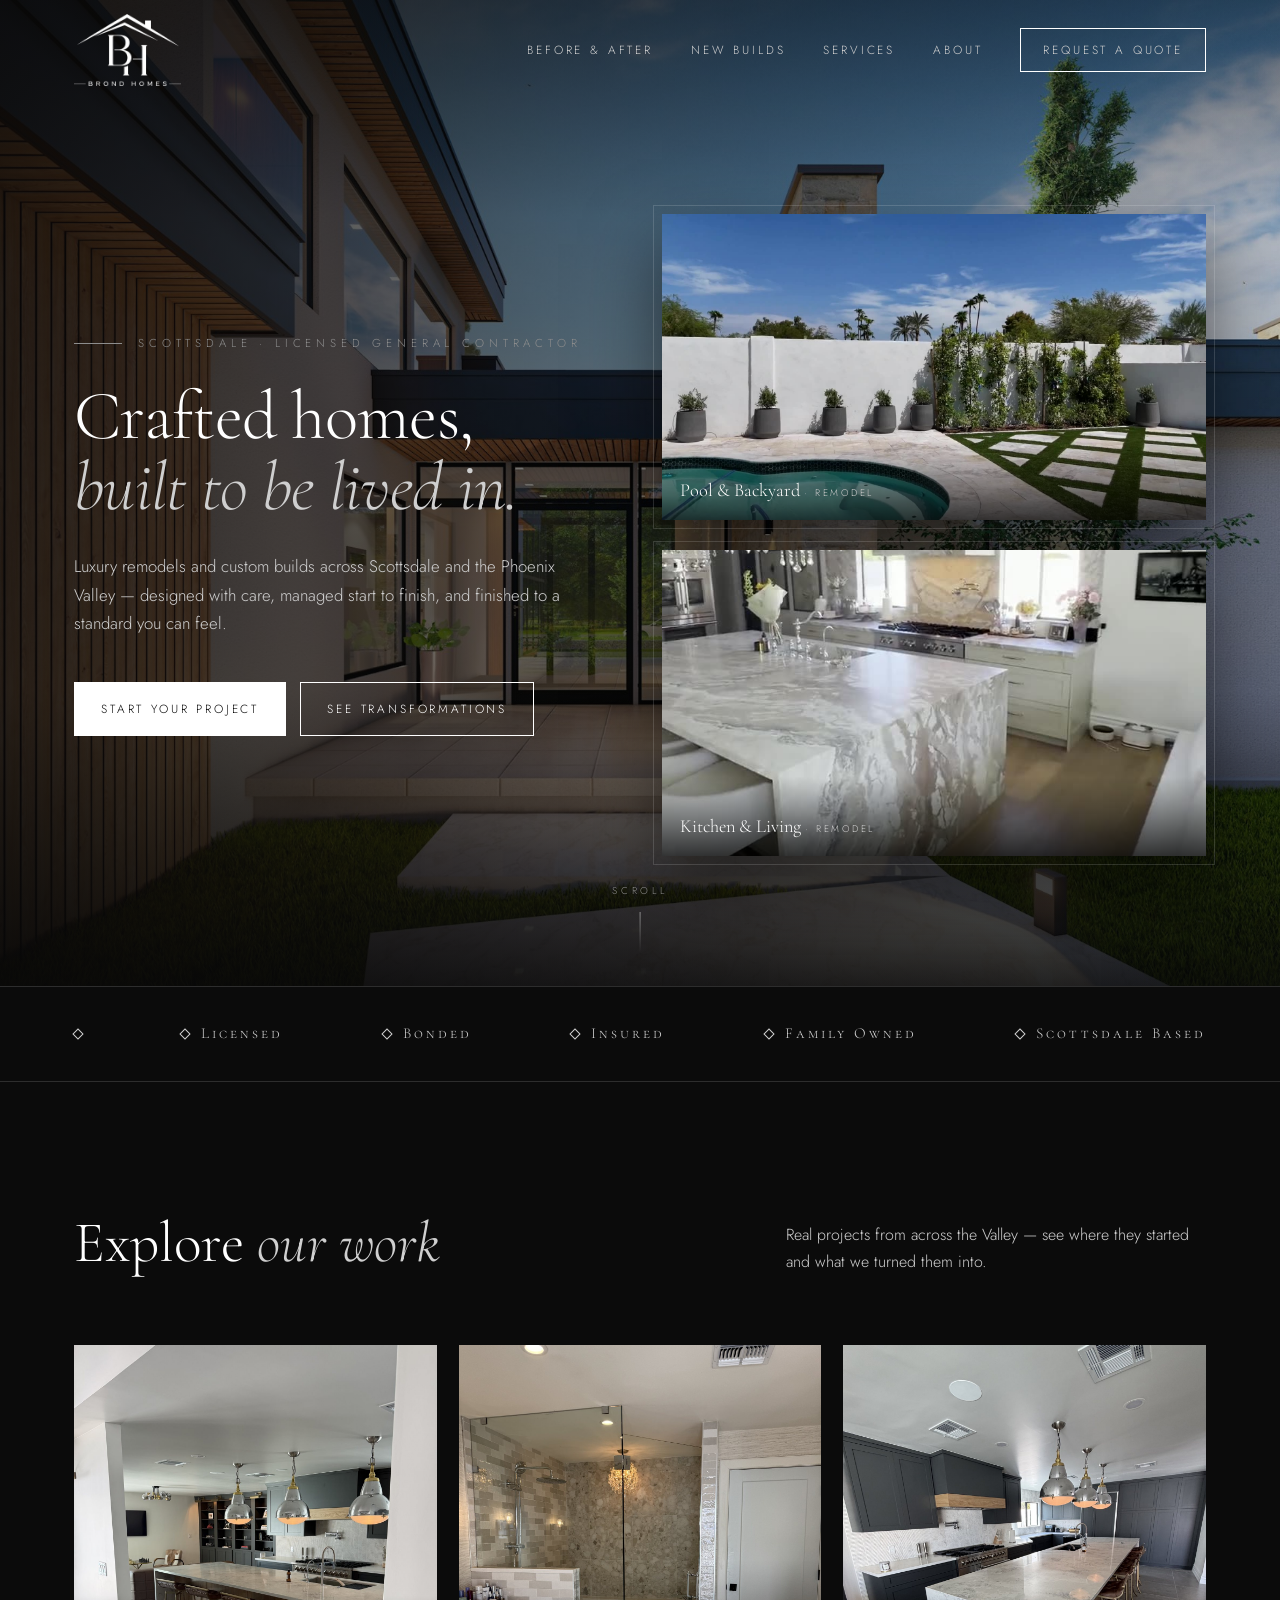
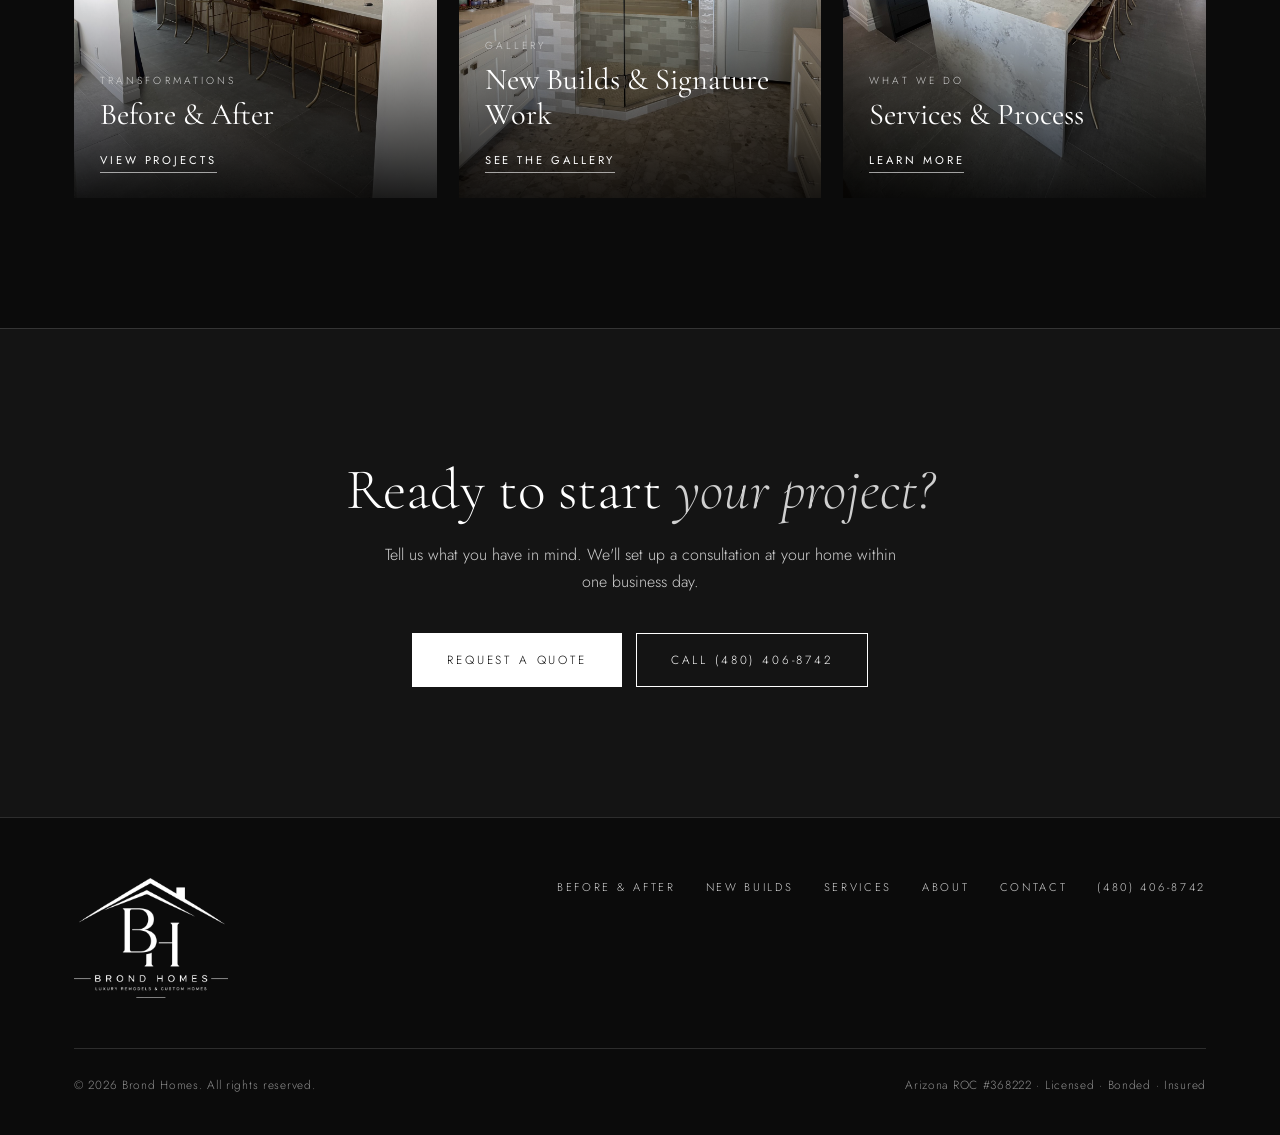
<file: index.html>
<!DOCTYPE html>
<html lang="en">
<head>
<meta charset="UTF-8">
<meta name="viewport" content="width=device-width, initial-scale=1.0">
<title>Brond Homes | Luxury Remodels &amp; Custom Homes in Scottsdale, AZ</title>
<meta name="description" content="Brond Homes is a licensed Scottsdale general contractor for luxury remodels, kitchens, baths, backyards and custom homes across the Phoenix Valley.">
<link rel="canonical" href="https://brondhomes.com/">
<meta property="og:type" content="website">
<meta property="og:site_name" content="Brond Homes">
<meta property="og:url" content="https://brondhomes.com/">
<meta property="og:title" content="Brond Homes | Luxury Remodels &amp; Custom Homes in Scottsdale, AZ">
<meta property="og:description" content="Brond Homes is a licensed Scottsdale general contractor for luxury remodels, kitchens, baths, backyards and custom homes across the Phoenix Valley.">
<meta property="og:image" content="https://brondhomes.com/images/og-image.jpg">
<meta property="og:image:width" content="1200">
<meta property="og:image:height" content="630">
<meta property="og:image:alt" content="Brond Homes logo over a modern home">
<meta name="twitter:card" content="summary_large_image">
<meta name="twitter:title" content="Brond Homes | Luxury Remodels &amp; Custom Homes in Scottsdale, AZ">
<meta name="twitter:description" content="Brond Homes is a licensed Scottsdale general contractor for luxury remodels, kitchens, baths, backyards and custom homes across the Phoenix Valley.">
<meta name="twitter:image" content="https://brondhomes.com/images/og-image.jpg">
<link rel="icon" href="/images/favicon.png" type="image/png">
<link rel="apple-touch-icon" href="/images/favicon.png">
<link rel="preconnect" href="https://fonts.googleapis.com">
<link rel="preconnect" href="https://fonts.gstatic.com" crossorigin>
<link href="https://fonts.googleapis.com/css2?family=Cormorant+Garamond:ital,wght@0,300;0,400;0,500;1,300;1,400&family=Cormorant+SC:wght@400;500&family=Jost:wght@300;400;500&display=swap" rel="stylesheet">
<link rel="stylesheet" href="/styles.css">
<!--
  Business info used across all pages: (480) 406-8742 · bond@brondhomes.com · ROC #368222
  Shared look lives in /styles.css, shared behavior in /site.js
-->
</head>
<body>

<header id="top">
  <div class="wrap nav">
    <a href="/" class="brand" aria-label="Brond Homes home"><img src="/images/logo-bh-header.png" alt="Brond Homes — Luxury Remodels &amp; Custom Homes" class="logo logo-circle"></a>
    <nav class="links" id="links">
      <a href="/before-after/">Before &amp; After</a>
      <a href="/work/">New Builds</a>
      <a href="/services/">Services</a>
      <a href="/about/">About</a>
      <a href="/contact/" class="btn">Request a Quote</a>
    </nav>
    <button class="menu-btn" id="menuBtn" aria-label="Open menu"><span></span><span></span></button>
  </div>
</header>

<main>
<section class="hero">
  <svg class="hero-lines" viewBox="0 0 1200 800" preserveAspectRatio="xMidYMid slice" aria-hidden="true">
    <g stroke="rgba(255,255,255,.08)" fill="none">
      <path d="M700 620 L920 420 L1140 620"/><path d="M740 584 V780 H1100 V584"/>
      <path d="M-50 700 H1250"/><path d="M880 120 V800"/><path d="M600 0 V800" stroke-dasharray="2 10"/>
    </g>
  </svg>
  <div class="wrap hero-inner hero-grid">
    <div>
      <div class="eyebrow reveal">Scottsdale · Licensed General Contractor</div>
      <h1 class="reveal">Crafted homes,<br><em>built to be lived in.</em></h1>
      <p class="reveal">Luxury remodels and custom builds across Scottsdale and the Phoenix Valley — designed with care, managed start to finish, and finished to a standard you can feel.</p>
      <div class="hero-ctas reveal">
        <a href="/contact/" class="btn solid">Start Your Project</a>
        <a href="/before-after/" class="btn">See Transformations</a>
      </div>
    </div>

    <!-- FEATURED VIDEOS -->
    <div class="hero-media reveal">
      <figure class="hm">
        <video src="/videos/backyard-pool-short.mp4" poster="/images/backyard-pool-short-poster.jpg" autoplay muted loop playsinline preload="metadata" aria-label="Backyard pool with travertine pavers and turf"></video>
        <figcaption>Pool &amp; Backyard <i>· Remodel</i></figcaption>
      </figure>
      <figure class="hm">
        <video src="/videos/kitchen-walkthrough.mp4" poster="/images/kitchen-walkthrough-poster.jpg" autoplay muted loop playsinline preload="metadata" aria-label="Walkthrough of a finished living room and white marble kitchen" style="object-position:center 58%"></video>
        <figcaption>Kitchen &amp; Living <i>· Remodel</i></figcaption>
      </figure>
    </div>
  </div>
  <div class="scroll-cue">Scroll</div>
</section>

<div class="strip">
  <div class="wrap">
    <div>Licensed</div><div>Bonded</div><div>Insured</div><div>Family Owned</div><div>Scottsdale Based</div>
  </div>
</div>

<section id="explore">
  <div class="wrap">
    <div class="sec-head reveal">
      <h2>Explore <em>our work</em></h2>
      <p>Real projects from across the Valley — see where they started and what we turned them into.</p>
    </div>
    <div class="explore">
      <a href="/before-after/" class="ex-card reveal"><img src="/images/kitchen-after-2.jpg" alt="Finished kitchen remodel" loading="lazy"><div class="cap"><span>Transformations</span><h3>Before &amp; After</h3><b>View projects</b></div></a>
      <a href="/work/" class="ex-card reveal"><img src="/images/bath-shower.jpg" alt="Frameless glass walk-in shower" loading="lazy" style="object-position:center 55%"><div class="cap"><span>Gallery</span><h3>New Builds &amp; Signature Work</h3><b>See the gallery</b></div></a>
      <a href="/services/" class="ex-card reveal"><img src="/images/kitchen-after.jpg" alt="Waterfall marble island" loading="lazy" style="object-position:center 60%"><div class="cap"><span>What we do</span><h3>Services &amp; Process</h3><b>Learn more</b></div></a>
    </div>
  </div>
</section>

<section class="cta-band">
  <div class="wrap reveal">
    <h2>Ready to start <em>your project?</em></h2>
    <p>Tell us what you have in mind. We'll set up a consultation at your home within one business day.</p>
    <div class="row"><a href="/contact/" class="btn solid">Request a Quote</a><a href="tel:+14804068742" class="btn">Call (480) 406-8742</a></div>
  </div>
</section>
</main>

<footer>
  <div class="wrap">
    <div class="foot">
      <a href="/" class="brand"><img src="/images/logo-bh.png" alt="Brond Homes — Luxury Remodels &amp; Custom Homes" class="logo logo-foot"></a>
      <div class="foot-links">
        <a href="/before-after/">Before &amp; After</a><a href="/work/">New Builds</a><a href="/services/">Services</a><a href="/about/">About</a><a href="/contact/">Contact</a><a href="tel:+14804068742">(480) 406-8742</a>
      </div>
    </div>
    <div class="legal">
      <span>© <span id="yr"></span> Brond Homes. All rights reserved.</span>
      <span>Arizona ROC #368222 · Licensed · Bonded · Insured</span>
    </div>
  </div>
</footer>

<script src="/site.js"></script>
</body>
</html>
</file>
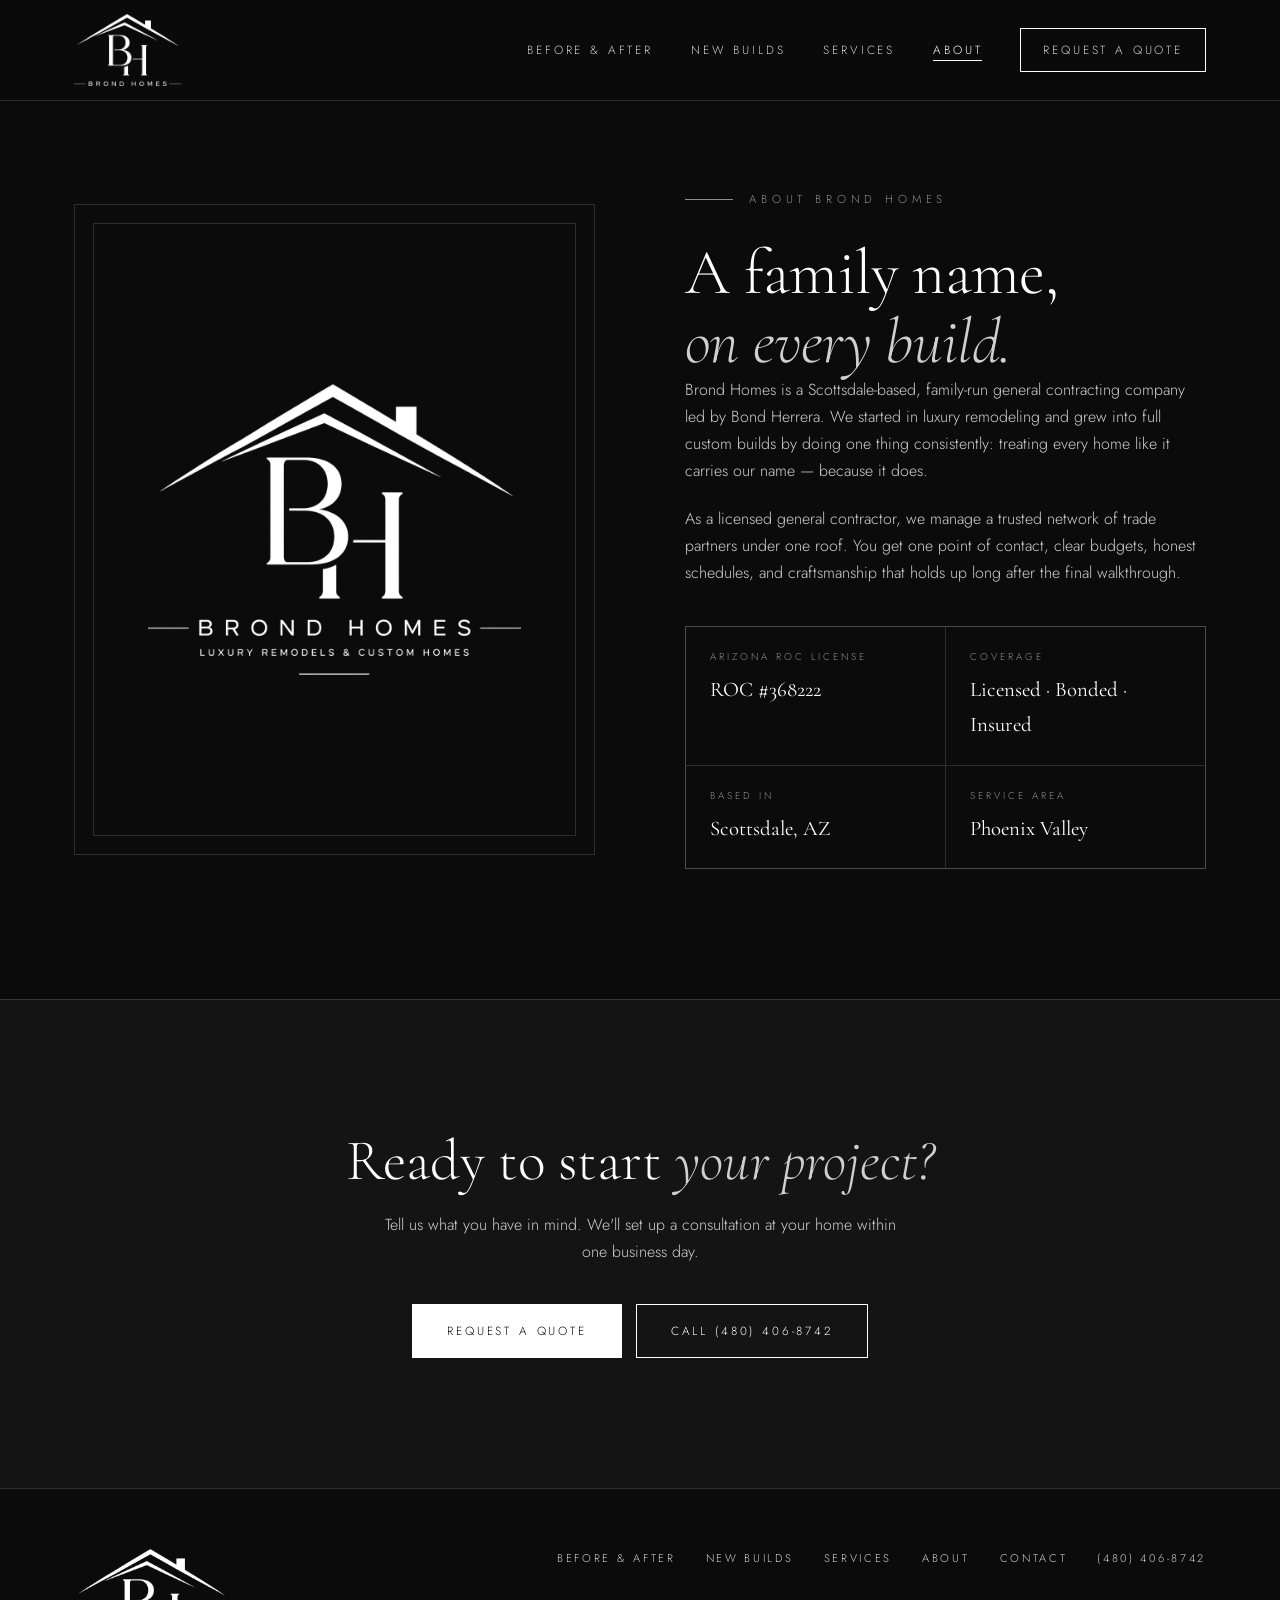
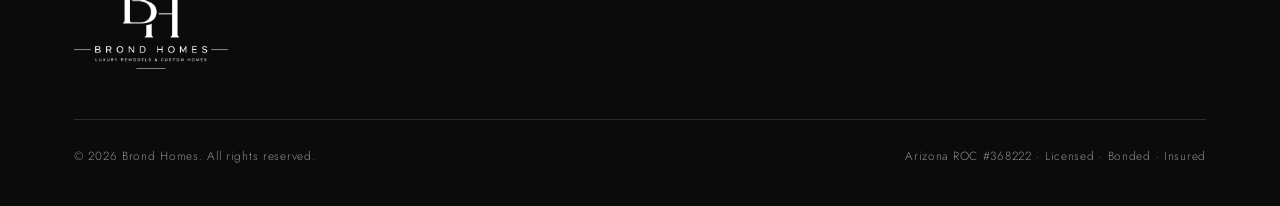
<file: about/index.html>
<!DOCTYPE html>
<html lang="en">
<head>
<meta charset="UTF-8">
<meta name="viewport" content="width=device-width, initial-scale=1.0">
<title>About | Brond Homes</title>
<meta name="description" content="Brond Homes is a family-run, licensed Scottsdale general contractor (ROC #368222) led by Bond Herrera.">
<link rel="canonical" href="https://brondhomes.com/about/">
<meta property="og:type" content="website">
<meta property="og:site_name" content="Brond Homes">
<meta property="og:url" content="https://brondhomes.com/about/">
<meta property="og:title" content="About | Brond Homes">
<meta property="og:description" content="Brond Homes is a family-run, licensed Scottsdale general contractor (ROC #368222) led by Bond Herrera.">
<meta property="og:image" content="https://brondhomes.com/images/og-image.jpg">
<meta property="og:image:width" content="1200">
<meta property="og:image:height" content="630">
<meta property="og:image:alt" content="Brond Homes logo over a modern home">
<meta name="twitter:card" content="summary_large_image">
<meta name="twitter:title" content="About | Brond Homes">
<meta name="twitter:description" content="Brond Homes is a family-run, licensed Scottsdale general contractor (ROC #368222) led by Bond Herrera.">
<meta name="twitter:image" content="https://brondhomes.com/images/og-image.jpg">
<link rel="icon" href="/images/favicon.png" type="image/png">
<link rel="apple-touch-icon" href="/images/favicon.png">
<link rel="preconnect" href="https://fonts.googleapis.com">
<link rel="preconnect" href="https://fonts.gstatic.com" crossorigin>
<link href="https://fonts.googleapis.com/css2?family=Cormorant+Garamond:ital,wght@0,300;0,400;0,500;1,300;1,400&family=Cormorant+SC:wght@400;500&family=Jost:wght@300;400;500&display=swap" rel="stylesheet">
<link rel="stylesheet" href="/styles.css">
<!--
  Business info used across all pages: (480) 406-8742 · bond@brondhomes.com · ROC #368222
  Shared look lives in /styles.css, shared behavior in /site.js
-->
</head>
<body class="sub">

<header id="top">
  <div class="wrap nav">
    <a href="/" class="brand" aria-label="Brond Homes home"><img src="/images/logo-bh-header.png" alt="Brond Homes — Luxury Remodels &amp; Custom Homes" class="logo logo-circle"></a>
    <nav class="links" id="links">
      <a href="/before-after/">Before &amp; After</a>
      <a href="/work/">New Builds</a>
      <a href="/services/">Services</a>
      <a href="/about/" aria-current="page">About</a>
      <a href="/contact/" class="btn">Request a Quote</a>
    </nav>
    <button class="menu-btn" id="menuBtn" aria-label="Open menu"><span></span><span></span></button>
  </div>
</header>

<main>
<section id="about">
  <div class="wrap about">
    <div class="about-visual reveal"><img src="/images/logo-bh.png" alt="Brond Homes logo" style="width:72%;height:auto"></div>
    <div class="reveal">
      <div class="eyebrow">About Brond Homes</div>
      <h1 class="pg">A family name,<br><em>on every build.</em></h1>
      <p>Brond Homes is a Scottsdale-based, family-run general contracting company led by Bond Herrera. We started in luxury remodeling and grew into full custom builds by doing one thing consistently: treating every home like it carries our name — because it does.</p>
      <p>As a licensed general contractor, we manage a trusted network of trade partners under one roof. You get one point of contact, clear budgets, honest schedules, and craftsmanship that holds up long after the final walkthrough.</p>
      <div class="creds">
        <div><small>Arizona ROC License</small><strong>ROC #368222</strong></div>
        <div><small>Coverage</small><strong>Licensed · Bonded · Insured</strong></div>
        <div><small>Based In</small><strong>Scottsdale, AZ</strong></div>
        <div><small>Service Area</small><strong>Phoenix Valley</strong></div>
      </div>
    </div>
  </div>
</section>

<section class="cta-band">
  <div class="wrap reveal">
    <h2>Ready to start <em>your project?</em></h2>
    <p>Tell us what you have in mind. We'll set up a consultation at your home within one business day.</p>
    <div class="row"><a href="/contact/" class="btn solid">Request a Quote</a><a href="tel:+14804068742" class="btn">Call (480) 406-8742</a></div>
  </div>
</section>
</main>

<footer>
  <div class="wrap">
    <div class="foot">
      <a href="/" class="brand"><img src="/images/logo-bh.png" alt="Brond Homes — Luxury Remodels &amp; Custom Homes" class="logo logo-foot"></a>
      <div class="foot-links">
        <a href="/before-after/">Before &amp; After</a><a href="/work/">New Builds</a><a href="/services/">Services</a><a href="/about/">About</a><a href="/contact/">Contact</a><a href="tel:+14804068742">(480) 406-8742</a>
      </div>
    </div>
    <div class="legal">
      <span>© <span id="yr"></span> Brond Homes. All rights reserved.</span>
      <span>Arizona ROC #368222 · Licensed · Bonded · Insured</span>
    </div>
  </div>
</footer>

<script src="/site.js"></script>
</body>
</html>
</file>
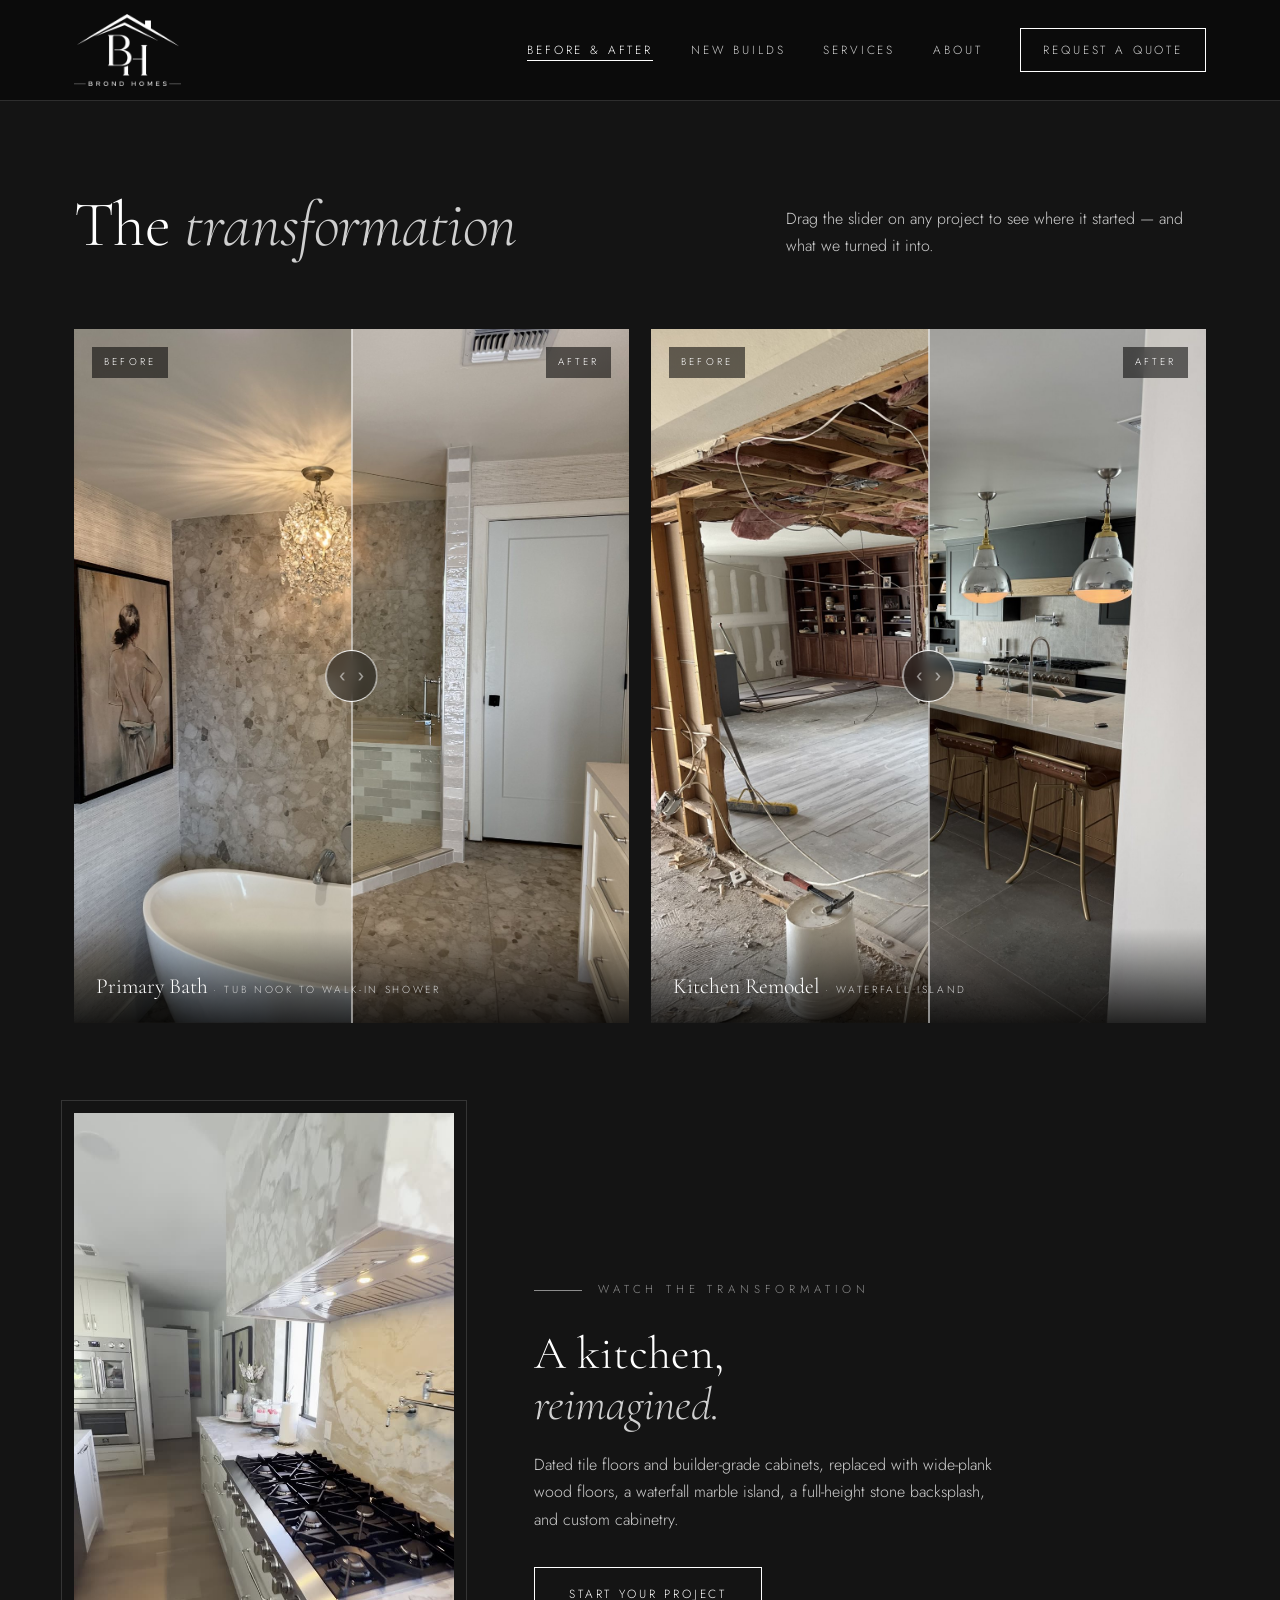
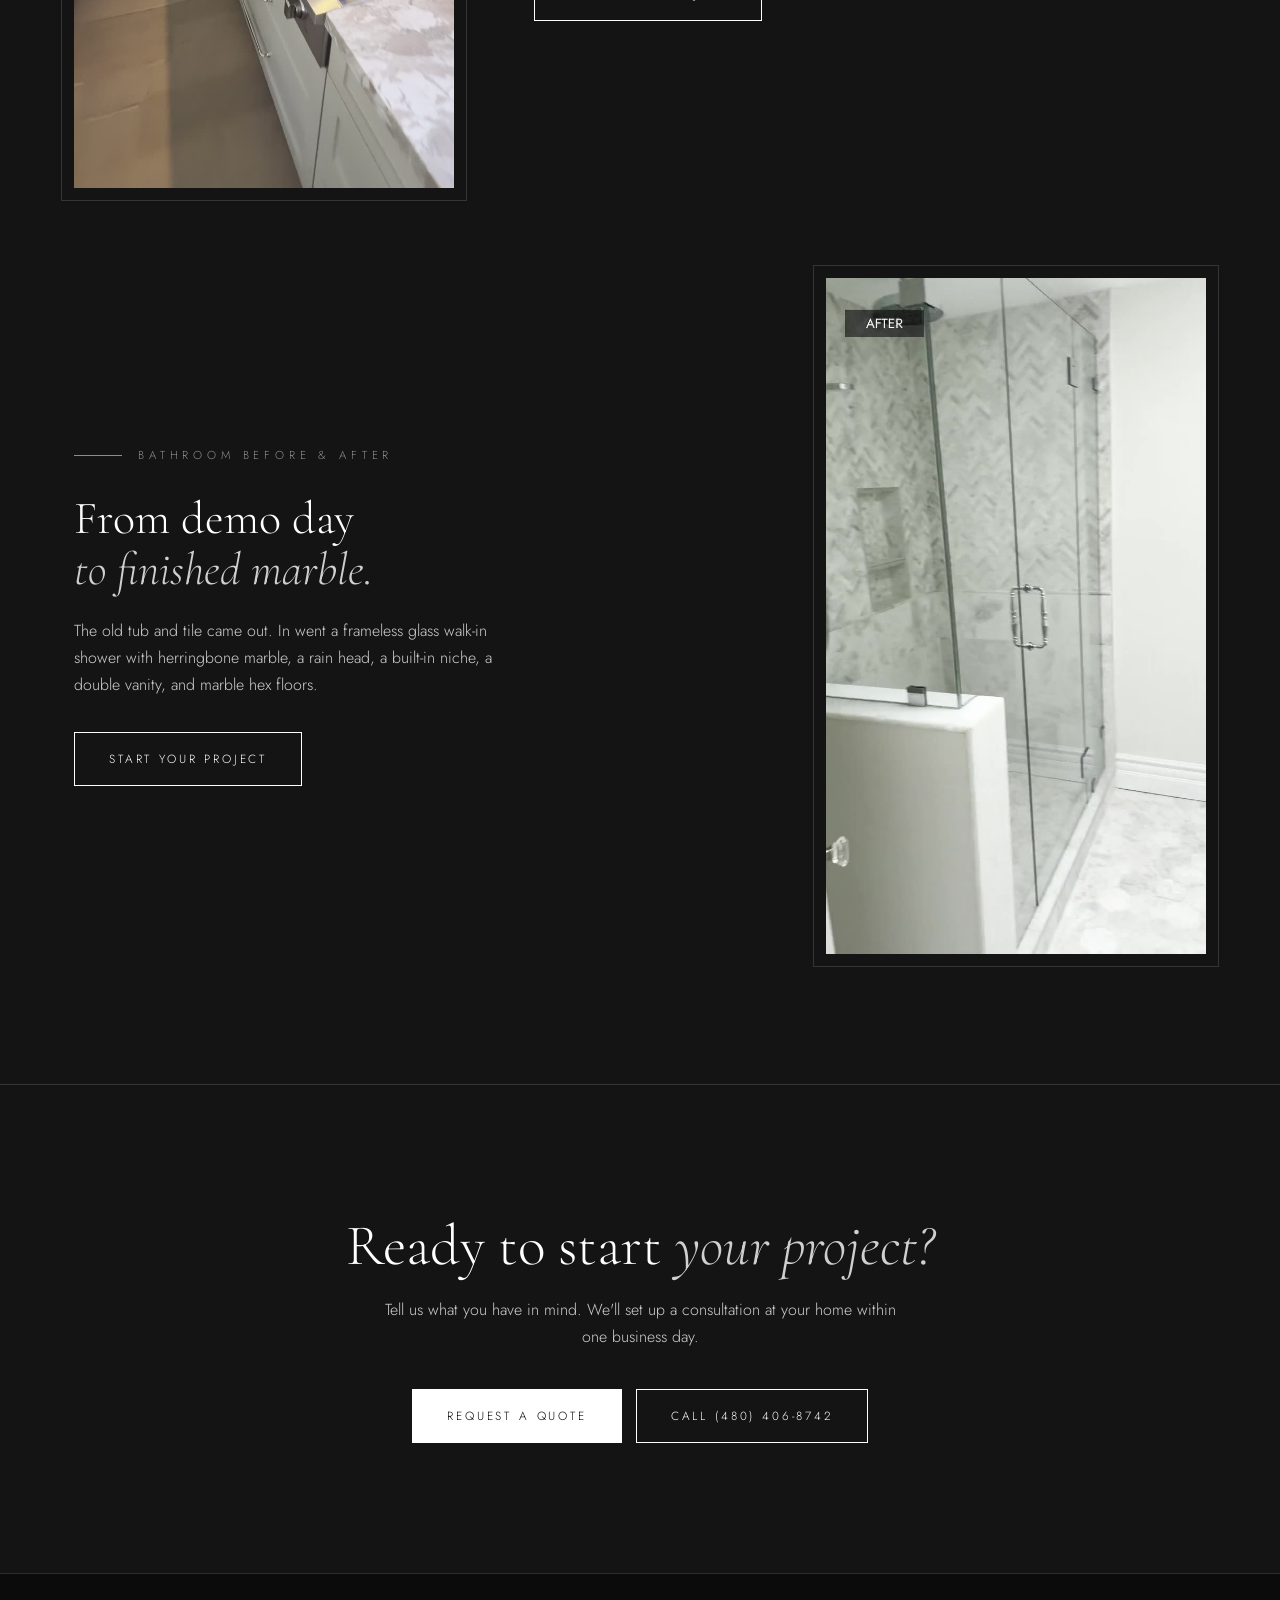
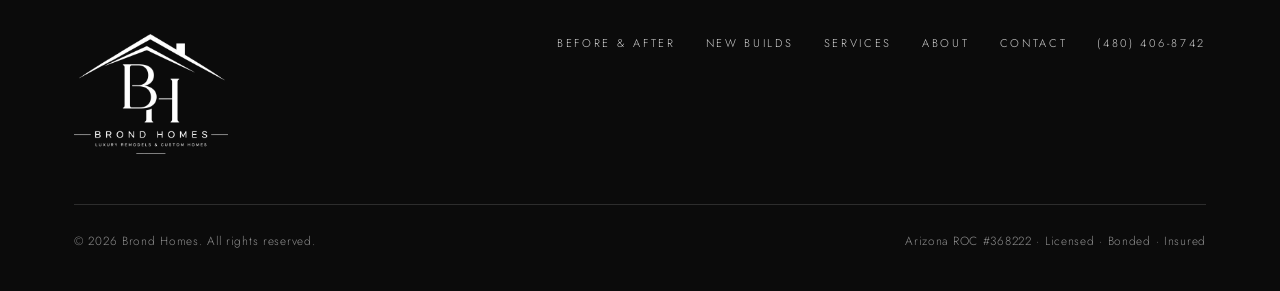
<file: before-after/index.html>
<!DOCTYPE html>
<html lang="en">
<head>
<meta charset="UTF-8">
<meta name="viewport" content="width=device-width, initial-scale=1.0">
<title>Before &amp; After | Brond Homes Scottsdale</title>
<meta name="description" content="Drag-to-compare before and after photos and videos of Brond Homes kitchen, bathroom and whole-home remodels in Scottsdale.">
<link rel="canonical" href="https://brondhomes.com/before-after/">
<meta property="og:type" content="website">
<meta property="og:site_name" content="Brond Homes">
<meta property="og:url" content="https://brondhomes.com/before-after/">
<meta property="og:title" content="Before &amp; After | Brond Homes Scottsdale">
<meta property="og:description" content="Drag-to-compare before and after photos and videos of Brond Homes kitchen, bathroom and whole-home remodels in Scottsdale.">
<meta property="og:image" content="https://brondhomes.com/images/og-image.jpg">
<meta property="og:image:width" content="1200">
<meta property="og:image:height" content="630">
<meta property="og:image:alt" content="Brond Homes logo over a modern home">
<meta name="twitter:card" content="summary_large_image">
<meta name="twitter:title" content="Before &amp; After | Brond Homes Scottsdale">
<meta name="twitter:description" content="Drag-to-compare before and after photos and videos of Brond Homes kitchen, bathroom and whole-home remodels in Scottsdale.">
<meta name="twitter:image" content="https://brondhomes.com/images/og-image.jpg">
<link rel="icon" href="/images/favicon.png" type="image/png">
<link rel="apple-touch-icon" href="/images/favicon.png">
<link rel="preconnect" href="https://fonts.googleapis.com">
<link rel="preconnect" href="https://fonts.gstatic.com" crossorigin>
<link href="https://fonts.googleapis.com/css2?family=Cormorant+Garamond:ital,wght@0,300;0,400;0,500;1,300;1,400&family=Cormorant+SC:wght@400;500&family=Jost:wght@300;400;500&display=swap" rel="stylesheet">
<link rel="stylesheet" href="/styles.css">
<!--
  Business info used across all pages: (480) 406-8742 · bond@brondhomes.com · ROC #368222
  Shared look lives in /styles.css, shared behavior in /site.js
-->
</head>
<body class="sub">

<header id="top">
  <div class="wrap nav">
    <a href="/" class="brand" aria-label="Brond Homes home"><img src="/images/logo-bh-header.png" alt="Brond Homes — Luxury Remodels &amp; Custom Homes" class="logo logo-circle"></a>
    <nav class="links" id="links">
      <a href="/before-after/" aria-current="page">Before &amp; After</a>
      <a href="/work/">New Builds</a>
      <a href="/services/">Services</a>
      <a href="/about/">About</a>
      <a href="/contact/" class="btn">Request a Quote</a>
    </nav>
    <button class="menu-btn" id="menuBtn" aria-label="Open menu"><span></span><span></span></button>
  </div>
</header>

<main>
<section id="transformations">
  <div class="wrap">
    <div class="sec-head reveal">
      <h1 class="pg">The <em>transformation</em></h1>
      <p>Drag the slider on any project to see where it started — and what we turned it into.</p>
    </div>
    <!--
      HOW TO ADD BEFORE/AFTER PHOTOS:
      Inside each .ba block, replace
        <div class="ph after">...</div>   with  <img src="/images/kitchen-after.jpg" alt="Kitchen after remodel">
        <div class="ph before">...</div>  with  <img src="/images/kitchen-before.jpg" alt="Kitchen before remodel">
      Tip: take the before and after from the same spot and angle — it looks amazing on the slider.
    -->
    <div class="ba-grid">
      <figure class="ba ba-tall reveal">
        <div class="ba-after"><img src="/images/bath-shower.jpg" alt="After: the tub nook rebuilt as a frameless glass walk-in shower" style="object-position:center 55%"></div>
        <div class="ba-before"><img src="/images/bath-tub.jpg" alt="Before: freestanding tub nook" style="object-position:center 45%"></div>
        <span class="ba-tag l">Before</span><span class="ba-tag r">After</span>
        <div class="ba-handle"><span>&#8249; &#8250;</span></div>
        <input type="range" min="0" max="100" value="50" aria-label="Drag to compare">
        <figcaption>Primary Bath <i>· Tub Nook to Walk-In Shower</i></figcaption>
      </figure>
      <figure class="ba ba-tall reveal">
        <div class="ba-after"><img src="/images/kitchen-after-2.jpg" alt="After: open kitchen with marble island, pendant lights and brass counter stools" style="object-position:38% center"></div>
        <div class="ba-before"><img src="/images/kitchen-before.jpg" alt="Before: kitchen during demolition"></div>
        <span class="ba-tag l">Before</span><span class="ba-tag r">After</span>
        <div class="ba-handle"><span>&#8249; &#8250;</span></div>
        <input type="range" min="0" max="100" value="50" aria-label="Drag to compare">
        <figcaption>Kitchen Remodel <i>· Waterfall Island</i></figcaption>
      </figure>
    </div>
    <div class="reel reveal">
      <div class="reel-video">
        <video src="/videos/kitchen-transformation.mp4?v=2" poster="/images/kitchen-transformation-poster.jpg" autoplay muted loop playsinline preload="metadata" aria-label="Video of a dated kitchen transformed into a white marble kitchen with a waterfall island"></video>
      </div>
      <div class="reel-text">
        <div class="eyebrow">Watch the transformation</div>
        <h3>A kitchen,<br><em>reimagined.</em></h3>
        <p>Dated tile floors and builder-grade cabinets, replaced with wide-plank wood floors, a waterfall marble island, a full-height stone backsplash, and custom cabinetry.</p>
        <a href="/contact/" class="btn">Start Your Project</a>
      </div>
    </div>
    <div class="reel reel-flip reveal">
      <div class="reel-video">
        <video src="/videos/bath-before-after.mp4" poster="/images/bath-before-after-poster.jpg" autoplay muted loop playsinline preload="metadata" aria-label="Before and after video of a bathroom remodel, from demolition to a finished marble shower and double vanity"></video>
      </div>
      <div class="reel-text">
        <div class="eyebrow">Bathroom before &amp; after</div>
        <h3>From demo day<br><em>to finished marble.</em></h3>
        <p>The old tub and tile came out. In went a frameless glass walk-in shower with herringbone marble, a rain head, a built-in niche, a double vanity, and marble hex floors.</p>
        <a href="/contact/" class="btn">Start Your Project</a>
      </div>
    </div>
  </div>
</section>

<section class="cta-band">
  <div class="wrap reveal">
    <h2>Ready to start <em>your project?</em></h2>
    <p>Tell us what you have in mind. We'll set up a consultation at your home within one business day.</p>
    <div class="row"><a href="/contact/" class="btn solid">Request a Quote</a><a href="tel:+14804068742" class="btn">Call (480) 406-8742</a></div>
  </div>
</section>
</main>

<footer>
  <div class="wrap">
    <div class="foot">
      <a href="/" class="brand"><img src="/images/logo-bh.png" alt="Brond Homes — Luxury Remodels &amp; Custom Homes" class="logo logo-foot"></a>
      <div class="foot-links">
        <a href="/before-after/">Before &amp; After</a><a href="/work/">New Builds</a><a href="/services/">Services</a><a href="/about/">About</a><a href="/contact/">Contact</a><a href="tel:+14804068742">(480) 406-8742</a>
      </div>
    </div>
    <div class="legal">
      <span>© <span id="yr"></span> Brond Homes. All rights reserved.</span>
      <span>Arizona ROC #368222 · Licensed · Bonded · Insured</span>
    </div>
  </div>
</footer>

<script src="/site.js"></script>
</body>
</html>
</file>
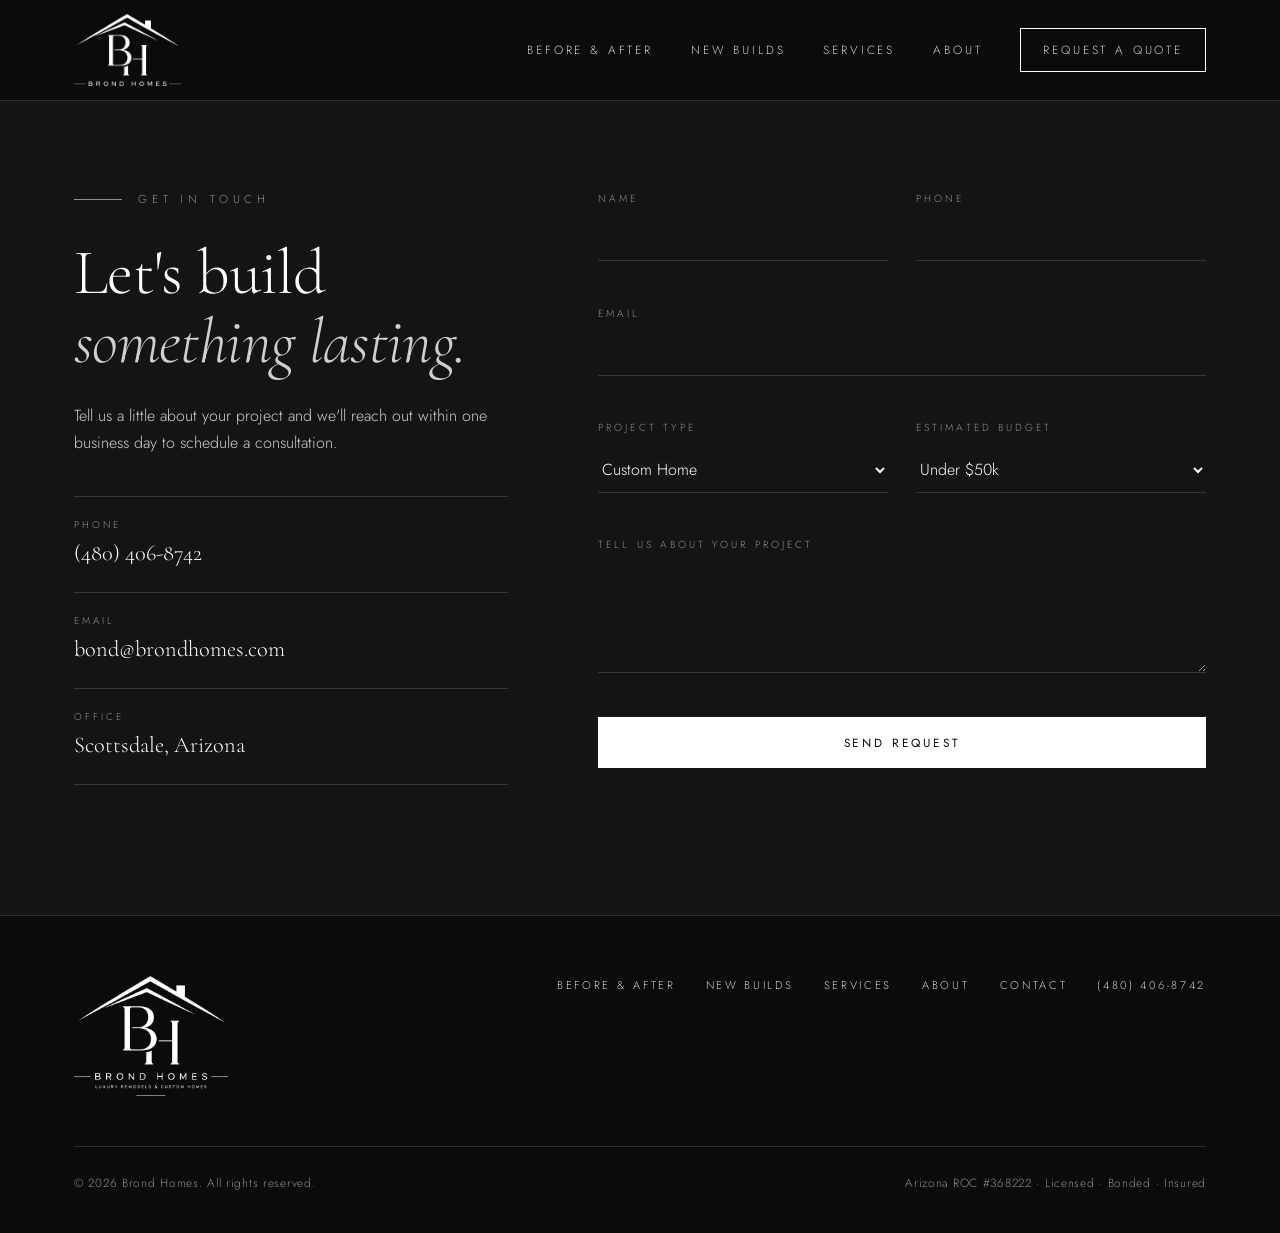
<file: contact/index.html>
<!DOCTYPE html>
<html lang="en">
<head>
<meta charset="UTF-8">
<meta name="viewport" content="width=device-width, initial-scale=1.0">
<title>Contact &amp; Request a Quote | Brond Homes</title>
<meta name="description" content="Request a quote from Brond Homes. Call (480) 406-8742 or email bond@brondhomes.com. Serving Scottsdale and the Phoenix Valley.">
<link rel="canonical" href="https://brondhomes.com/contact/">
<meta property="og:type" content="website">
<meta property="og:site_name" content="Brond Homes">
<meta property="og:url" content="https://brondhomes.com/contact/">
<meta property="og:title" content="Contact &amp; Request a Quote | Brond Homes">
<meta property="og:description" content="Request a quote from Brond Homes. Call (480) 406-8742 or email bond@brondhomes.com. Serving Scottsdale and the Phoenix Valley.">
<meta property="og:image" content="https://brondhomes.com/images/og-image.jpg">
<meta property="og:image:width" content="1200">
<meta property="og:image:height" content="630">
<meta property="og:image:alt" content="Brond Homes logo over a modern home">
<meta name="twitter:card" content="summary_large_image">
<meta name="twitter:title" content="Contact &amp; Request a Quote | Brond Homes">
<meta name="twitter:description" content="Request a quote from Brond Homes. Call (480) 406-8742 or email bond@brondhomes.com. Serving Scottsdale and the Phoenix Valley.">
<meta name="twitter:image" content="https://brondhomes.com/images/og-image.jpg">
<link rel="icon" href="/images/favicon.png" type="image/png">
<link rel="apple-touch-icon" href="/images/favicon.png">
<link rel="preconnect" href="https://fonts.googleapis.com">
<link rel="preconnect" href="https://fonts.gstatic.com" crossorigin>
<link href="https://fonts.googleapis.com/css2?family=Cormorant+Garamond:ital,wght@0,300;0,400;0,500;1,300;1,400&family=Cormorant+SC:wght@400;500&family=Jost:wght@300;400;500&display=swap" rel="stylesheet">
<link rel="stylesheet" href="/styles.css">
<!--
  Business info used across all pages: (480) 406-8742 · bond@brondhomes.com · ROC #368222
  Shared look lives in /styles.css, shared behavior in /site.js
-->
</head>
<body class="sub">

<header id="top">
  <div class="wrap nav">
    <a href="/" class="brand" aria-label="Brond Homes home"><img src="/images/logo-bh-header.png" alt="Brond Homes — Luxury Remodels &amp; Custom Homes" class="logo logo-circle"></a>
    <nav class="links" id="links">
      <a href="/before-after/">Before &amp; After</a>
      <a href="/work/">New Builds</a>
      <a href="/services/">Services</a>
      <a href="/about/">About</a>
      <a href="/contact/" class="btn" aria-current="page">Request a Quote</a>
    </nav>
    <button class="menu-btn" id="menuBtn" aria-label="Open menu"><span></span><span></span></button>
  </div>
</header>

<main>
<section id="contact">
  <div class="wrap contact">
    <div class="contact-info reveal">
      <div class="eyebrow">Get in touch</div>
      <h1 class="pg">Let's build<br><em>something lasting.</em></h1>
      <p>Tell us a little about your project and we'll reach out within one business day to schedule a consultation.</p>
      <div class="info-row"><small>Phone</small><a href="tel:+14804068742">(480) 406-8742</a></div>
      <div class="info-row"><small>Email</small><a href="mailto:bond@brondhomes.com">bond@brondhomes.com</a></div>
      <div class="info-row"><small>Office</small><span>Scottsdale, Arizona</span></div>
    </div>

    <form id="quoteForm" class="reveal">
      <div class="field"><label for="name">Name</label><input id="name" name="name" required></div>
      <div class="field"><label for="phone">Phone</label><input id="phone" name="phone" type="tel"></div>
      <div class="field full"><label for="email">Email</label><input id="email" name="email" type="email" required></div>
      <div class="field"><label for="type">Project Type</label>
        <select id="type" name="type">
          <option>Custom Home</option><option>Whole-Home Remodel</option><option>Kitchen</option>
          <option>Bathroom</option><option>Addition / Casita</option><option>Backyard / Pool</option><option>Other</option>
        </select></div>
      <div class="field"><label for="budget">Estimated Budget</label>
        <select id="budget" name="budget">
          <option>Under $50k</option><option>$50k – $150k</option><option>$150k – $500k</option><option>$500k+</option><option>Not sure yet</option>
        </select></div>
      <div class="field full"><label for="msg">Tell us about your project</label><textarea id="msg" name="message"></textarea></div>
      <div class="field full"><button class="btn solid" type="submit">Send Request</button></div>
      <p class="form-msg" id="formMsg">Thank you — we'll be in touch shortly.</p>
    </form>
  </div>
</section>
</main>

<footer>
  <div class="wrap">
    <div class="foot">
      <a href="/" class="brand"><img src="/images/logo-bh.png" alt="Brond Homes — Luxury Remodels &amp; Custom Homes" class="logo logo-foot"></a>
      <div class="foot-links">
        <a href="/before-after/">Before &amp; After</a><a href="/work/">New Builds</a><a href="/services/">Services</a><a href="/about/">About</a><a href="/contact/">Contact</a><a href="tel:+14804068742">(480) 406-8742</a>
      </div>
    </div>
    <div class="legal">
      <span>© <span id="yr"></span> Brond Homes. All rights reserved.</span>
      <span>Arizona ROC #368222 · Licensed · Bonded · Insured</span>
    </div>
  </div>
</footer>

<script src="/site.js"></script>
</body>
</html>
</file>
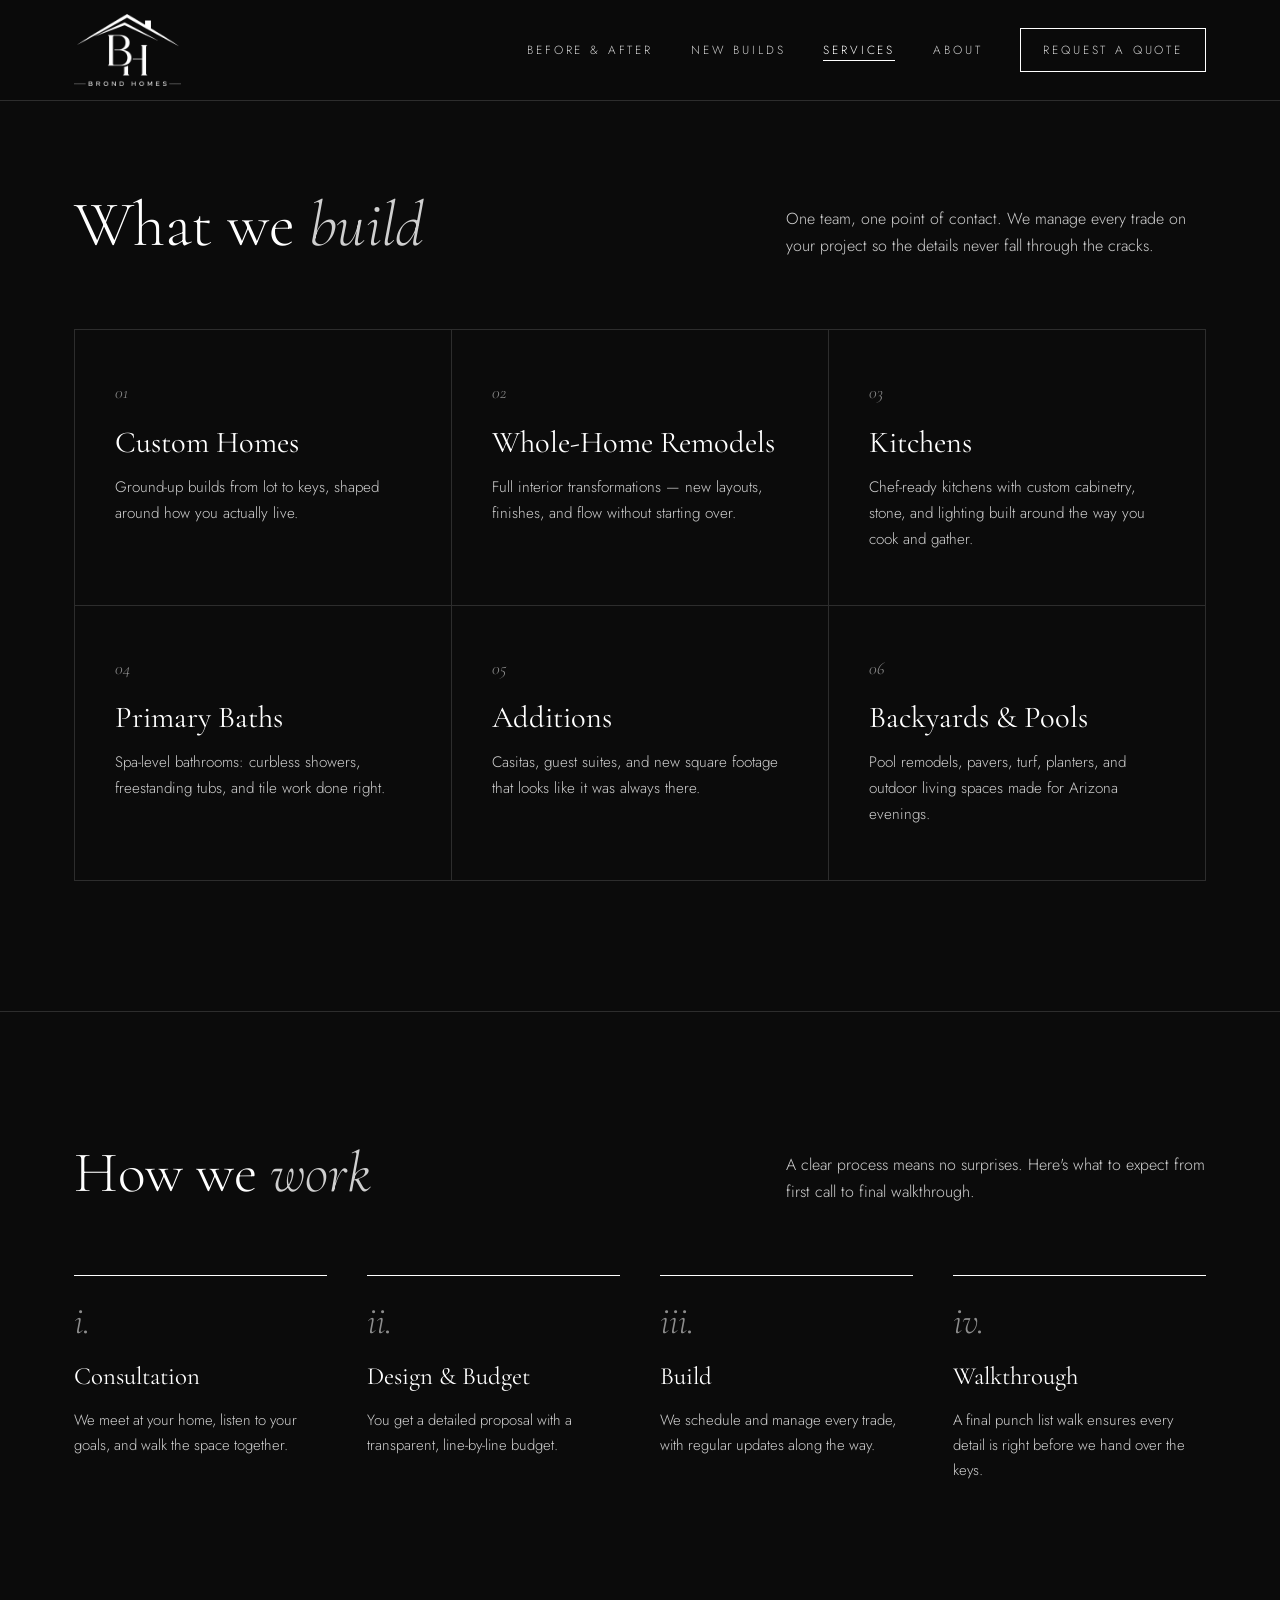
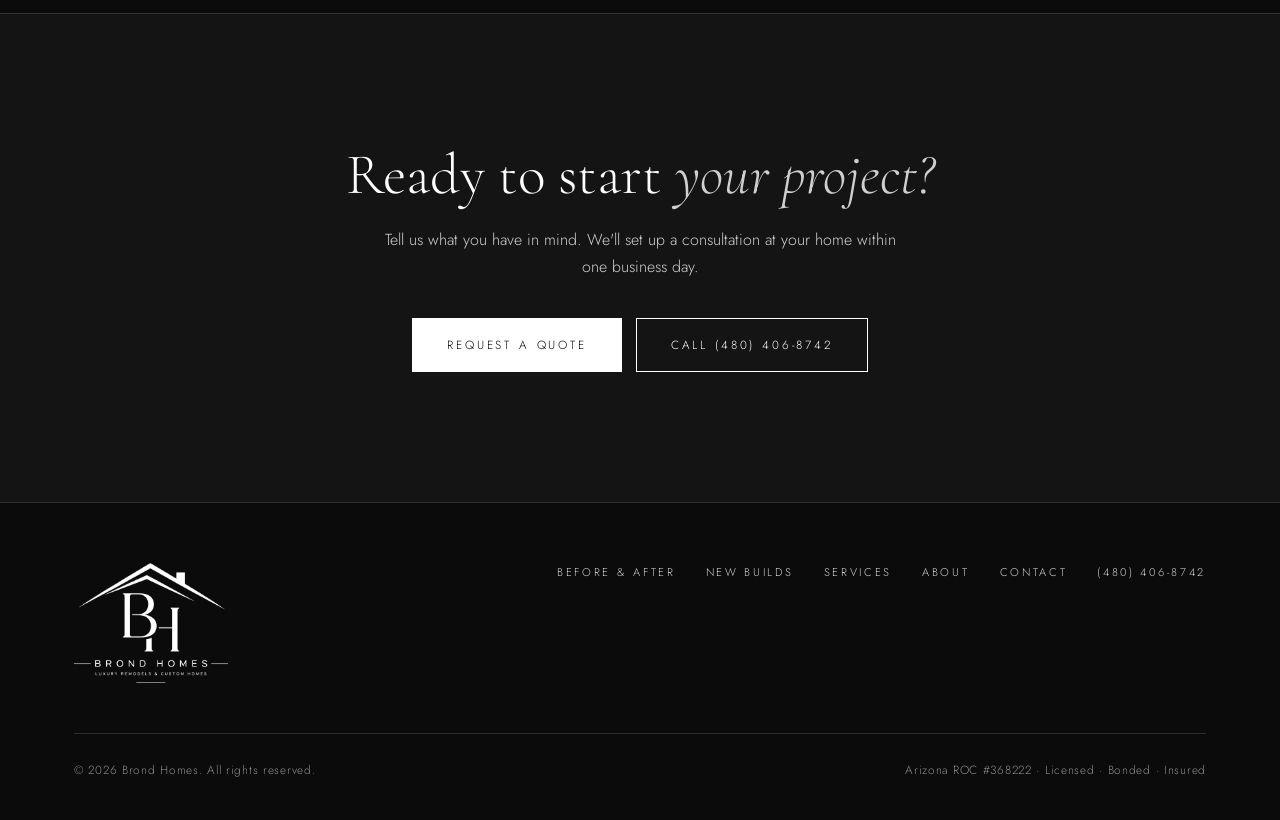
<file: services/index.html>
<!DOCTYPE html>
<html lang="en">
<head>
<meta charset="UTF-8">
<meta name="viewport" content="width=device-width, initial-scale=1.0">
<title>Services | Brond Homes Scottsdale General Contractor</title>
<meta name="description" content="Custom homes, whole-home remodels, kitchens, primary baths, additions, backyards and pools. One licensed Scottsdale contractor managing every trade.">
<link rel="canonical" href="https://brondhomes.com/services/">
<meta property="og:type" content="website">
<meta property="og:site_name" content="Brond Homes">
<meta property="og:url" content="https://brondhomes.com/services/">
<meta property="og:title" content="Services | Brond Homes Scottsdale General Contractor">
<meta property="og:description" content="Custom homes, whole-home remodels, kitchens, primary baths, additions, backyards and pools. One licensed Scottsdale contractor managing every trade.">
<meta property="og:image" content="https://brondhomes.com/images/og-image.jpg">
<meta property="og:image:width" content="1200">
<meta property="og:image:height" content="630">
<meta property="og:image:alt" content="Brond Homes logo over a modern home">
<meta name="twitter:card" content="summary_large_image">
<meta name="twitter:title" content="Services | Brond Homes Scottsdale General Contractor">
<meta name="twitter:description" content="Custom homes, whole-home remodels, kitchens, primary baths, additions, backyards and pools. One licensed Scottsdale contractor managing every trade.">
<meta name="twitter:image" content="https://brondhomes.com/images/og-image.jpg">
<link rel="icon" href="/images/favicon.png" type="image/png">
<link rel="apple-touch-icon" href="/images/favicon.png">
<link rel="preconnect" href="https://fonts.googleapis.com">
<link rel="preconnect" href="https://fonts.gstatic.com" crossorigin>
<link href="https://fonts.googleapis.com/css2?family=Cormorant+Garamond:ital,wght@0,300;0,400;0,500;1,300;1,400&family=Cormorant+SC:wght@400;500&family=Jost:wght@300;400;500&display=swap" rel="stylesheet">
<link rel="stylesheet" href="/styles.css">
<!--
  Business info used across all pages: (480) 406-8742 · bond@brondhomes.com · ROC #368222
  Shared look lives in /styles.css, shared behavior in /site.js
-->
</head>
<body class="sub">

<header id="top">
  <div class="wrap nav">
    <a href="/" class="brand" aria-label="Brond Homes home"><img src="/images/logo-bh-header.png" alt="Brond Homes — Luxury Remodels &amp; Custom Homes" class="logo logo-circle"></a>
    <nav class="links" id="links">
      <a href="/before-after/">Before &amp; After</a>
      <a href="/work/">New Builds</a>
      <a href="/services/" aria-current="page">Services</a>
      <a href="/about/">About</a>
      <a href="/contact/" class="btn">Request a Quote</a>
    </nav>
    <button class="menu-btn" id="menuBtn" aria-label="Open menu"><span></span><span></span></button>
  </div>
</header>

<main>
<section id="services">
  <div class="wrap">
    <div class="sec-head reveal">
      <h1 class="pg">What we <em>build</em></h1>
      <p>One team, one point of contact. We manage every trade on your project so the details never fall through the cracks.</p>
    </div>
    <div class="services">
      <div class="svc reveal"><div class="num">01</div><h3>Custom Homes</h3><p>Ground-up builds from lot to keys, shaped around how you actually live.</p></div>
      <div class="svc reveal"><div class="num">02</div><h3>Whole-Home Remodels</h3><p>Full interior transformations — new layouts, finishes, and flow without starting over.</p></div>
      <div class="svc reveal"><div class="num">03</div><h3>Kitchens</h3><p>Chef-ready kitchens with custom cabinetry, stone, and lighting built around the way you cook and gather.</p></div>
      <div class="svc reveal"><div class="num">04</div><h3>Primary Baths</h3><p>Spa-level bathrooms: curbless showers, freestanding tubs, and tile work done right.</p></div>
      <div class="svc reveal"><div class="num">05</div><h3>Additions</h3><p>Casitas, guest suites, and new square footage that looks like it was always there.</p></div>
      <div class="svc reveal"><div class="num">06</div><h3>Backyards &amp; Pools</h3><p>Pool remodels, pavers, turf, planters, and outdoor living spaces made for Arizona evenings.</p></div>
    </div>
  </div>
</section>

<section id="process">
  <div class="wrap">
    <div class="sec-head reveal">
      <h2>How we <em>work</em></h2>
      <p>A clear process means no surprises. Here's what to expect from first call to final walkthrough.</p>
    </div>
    <div class="steps">
      <div class="step reveal"><span>i.</span><h3>Consultation</h3><p>We meet at your home, listen to your goals, and walk the space together.</p></div>
      <div class="step reveal"><span>ii.</span><h3>Design & Budget</h3><p>You get a detailed proposal with a transparent, line-by-line budget.</p></div>
      <div class="step reveal"><span>iii.</span><h3>Build</h3><p>We schedule and manage every trade, with regular updates along the way.</p></div>
      <div class="step reveal"><span>iv.</span><h3>Walkthrough</h3><p>A final punch list walk ensures every detail is right before we hand over the keys.</p></div>
    </div>
  </div>
</section>

<section class="cta-band">
  <div class="wrap reveal">
    <h2>Ready to start <em>your project?</em></h2>
    <p>Tell us what you have in mind. We'll set up a consultation at your home within one business day.</p>
    <div class="row"><a href="/contact/" class="btn solid">Request a Quote</a><a href="tel:+14804068742" class="btn">Call (480) 406-8742</a></div>
  </div>
</section>
</main>

<footer>
  <div class="wrap">
    <div class="foot">
      <a href="/" class="brand"><img src="/images/logo-bh.png" alt="Brond Homes — Luxury Remodels &amp; Custom Homes" class="logo logo-foot"></a>
      <div class="foot-links">
        <a href="/before-after/">Before &amp; After</a><a href="/work/">New Builds</a><a href="/services/">Services</a><a href="/about/">About</a><a href="/contact/">Contact</a><a href="tel:+14804068742">(480) 406-8742</a>
      </div>
    </div>
    <div class="legal">
      <span>© <span id="yr"></span> Brond Homes. All rights reserved.</span>
      <span>Arizona ROC #368222 · Licensed · Bonded · Insured</span>
    </div>
  </div>
</footer>

<script src="/site.js"></script>
</body>
</html>
</file>
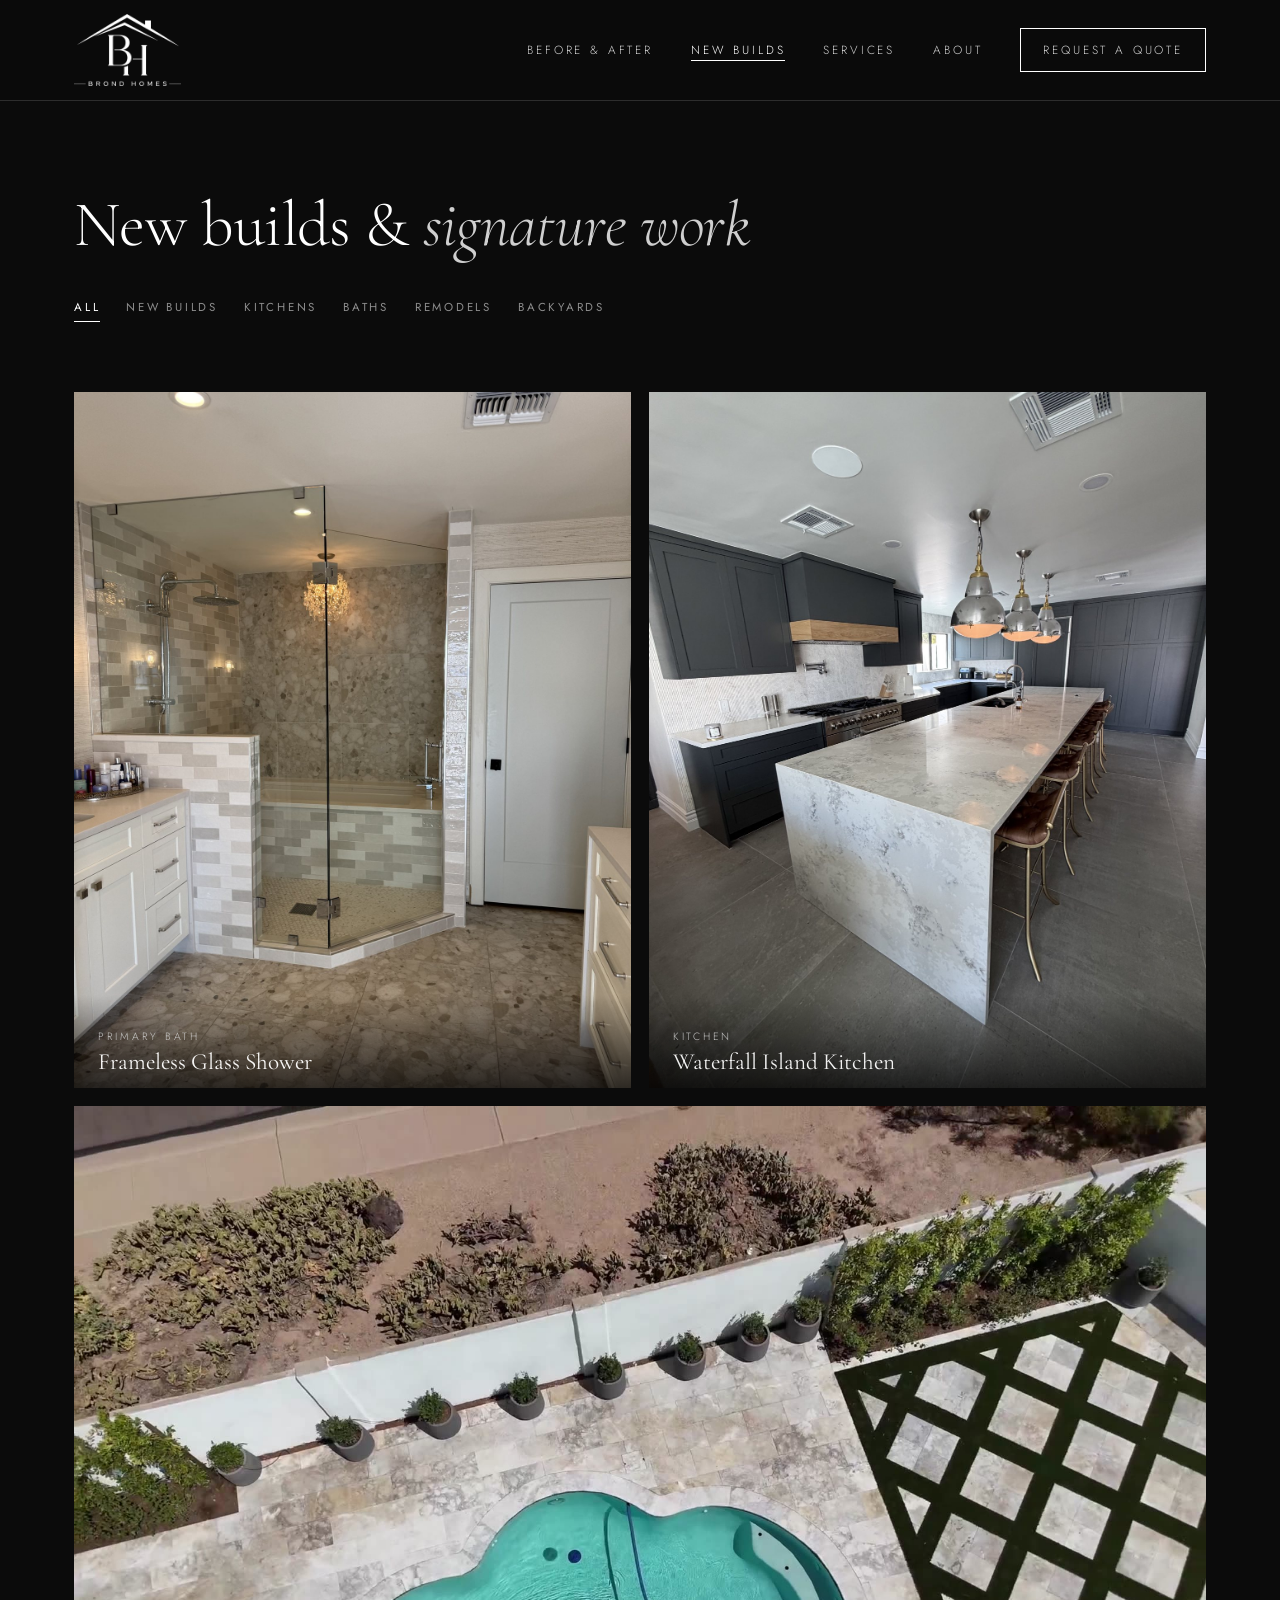
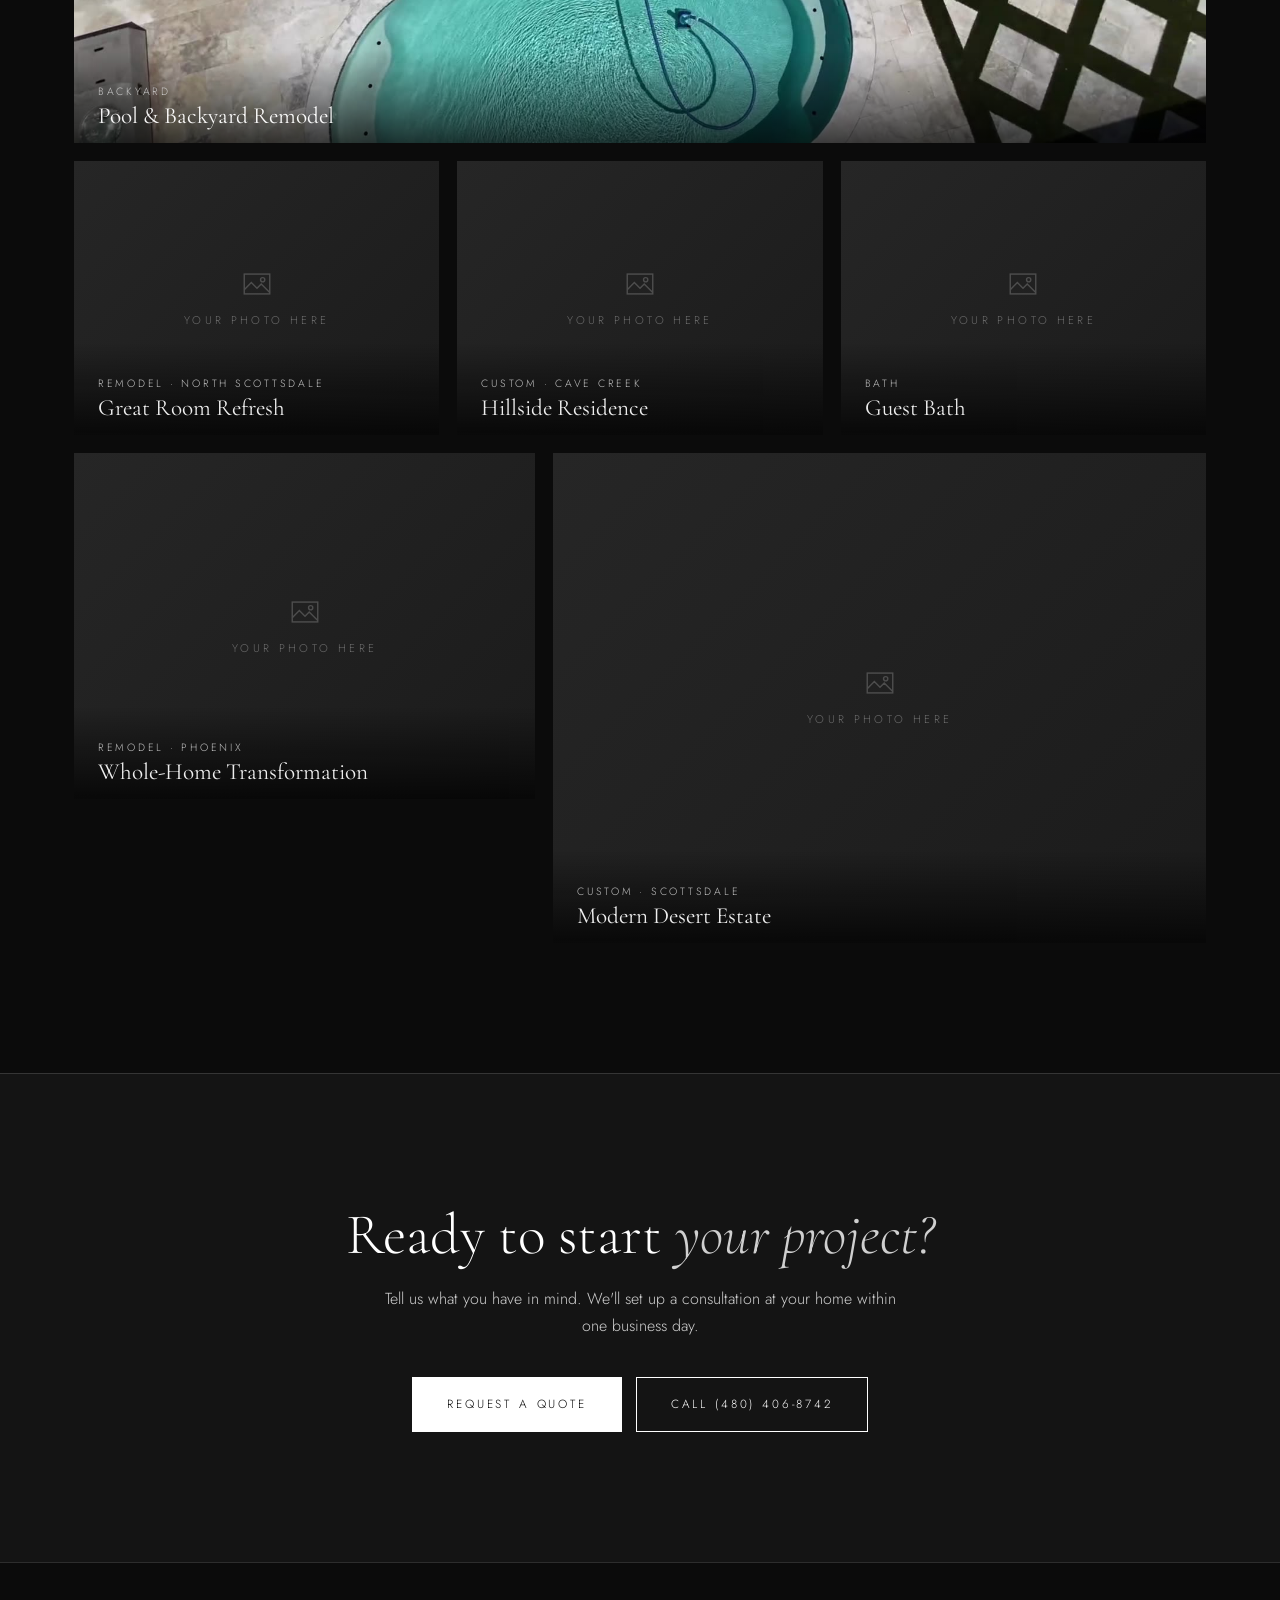
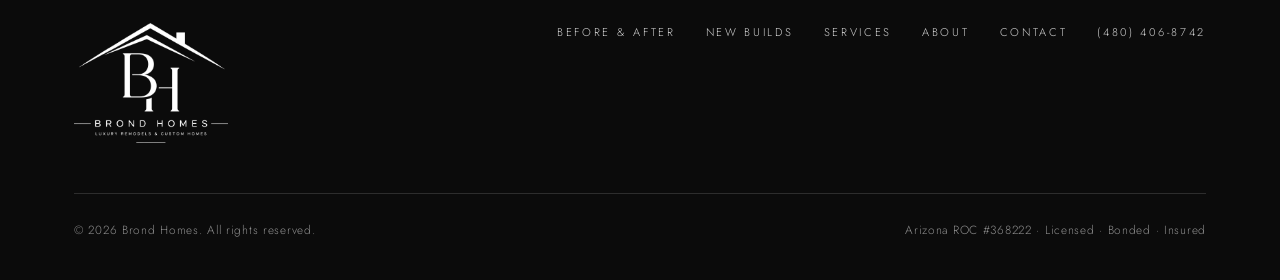
<file: work/index.html>
<!DOCTYPE html>
<html lang="en">
<head>
<meta charset="UTF-8">
<meta name="viewport" content="width=device-width, initial-scale=1.0">
<title>New Builds &amp; Signature Work | Brond Homes</title>
<meta name="description" content="Gallery of Brond Homes projects: kitchens, primary baths, pools, backyards and custom homes in Scottsdale and the Phoenix Valley.">
<link rel="canonical" href="https://brondhomes.com/work/">
<meta property="og:type" content="website">
<meta property="og:site_name" content="Brond Homes">
<meta property="og:url" content="https://brondhomes.com/work/">
<meta property="og:title" content="New Builds &amp; Signature Work | Brond Homes">
<meta property="og:description" content="Gallery of Brond Homes projects: kitchens, primary baths, pools, backyards and custom homes in Scottsdale and the Phoenix Valley.">
<meta property="og:image" content="https://brondhomes.com/images/og-image.jpg">
<meta property="og:image:width" content="1200">
<meta property="og:image:height" content="630">
<meta property="og:image:alt" content="Brond Homes logo over a modern home">
<meta name="twitter:card" content="summary_large_image">
<meta name="twitter:title" content="New Builds &amp; Signature Work | Brond Homes">
<meta name="twitter:description" content="Gallery of Brond Homes projects: kitchens, primary baths, pools, backyards and custom homes in Scottsdale and the Phoenix Valley.">
<meta name="twitter:image" content="https://brondhomes.com/images/og-image.jpg">
<link rel="icon" href="/images/favicon.png" type="image/png">
<link rel="apple-touch-icon" href="/images/favicon.png">
<link rel="preconnect" href="https://fonts.googleapis.com">
<link rel="preconnect" href="https://fonts.gstatic.com" crossorigin>
<link href="https://fonts.googleapis.com/css2?family=Cormorant+Garamond:ital,wght@0,300;0,400;0,500;1,300;1,400&family=Cormorant+SC:wght@400;500&family=Jost:wght@300;400;500&display=swap" rel="stylesheet">
<link rel="stylesheet" href="/styles.css">
<!--
  Business info used across all pages: (480) 406-8742 · bond@brondhomes.com · ROC #368222
  Shared look lives in /styles.css, shared behavior in /site.js
-->
</head>
<body class="sub">

<header id="top">
  <div class="wrap nav">
    <a href="/" class="brand" aria-label="Brond Homes home"><img src="/images/logo-bh-header.png" alt="Brond Homes — Luxury Remodels &amp; Custom Homes" class="logo logo-circle"></a>
    <nav class="links" id="links">
      <a href="/before-after/">Before &amp; After</a>
      <a href="/work/" aria-current="page">New Builds</a>
      <a href="/services/">Services</a>
      <a href="/about/">About</a>
      <a href="/contact/" class="btn">Request a Quote</a>
    </nav>
    <button class="menu-btn" id="menuBtn" aria-label="Open menu"><span></span><span></span></button>
  </div>
</header>

<main>
<section id="work">
  <div class="wrap">
    <div class="sec-head reveal">
      <h1 class="pg">New builds &amp; <em>signature work</em></h1>
      <div class="filters" id="filters">
        <button class="active" data-f="all">All</button>
        <button data-f="custom">New Builds</button>
        <button data-f="kitchen">Kitchens</button>
        <button data-f="bath">Baths</button>
        <button data-f="remodel">Remodels</button>
        <button data-f="backyard">Backyards</button>
      </div>
    </div>

    <!--
      HOW TO ADD YOUR PHOTOS:
      1. Put your photos in a folder called "images" next to this file.
      2. In a tile below, replace the <div class="ph">...</div> placeholder with:
           <img src="/images/your-photo.jpg" alt="Short description">
      3. Change the title and location in the caption.
      data-cat must be one of: kitchen, bath, remodel, custom
    -->
    <div class="gallery" id="gallery">
      <div class="tile half reveal" data-cat="bath">
        <img src="/images/bath-shower.jpg" alt="Frameless glass walk-in shower with stone tile" loading="lazy" style="object-position:center 55%">
        <div class="cap"><span>Primary Bath</span><h4>Frameless Glass Shower</h4></div>
      </div>
      <div class="tile half reveal" data-cat="kitchen">
        <img src="/images/kitchen-after.jpg" alt="Waterfall marble island with brass counter stools" loading="lazy" style="object-position:center 60%">
        <div class="cap"><span>Kitchen</span><h4>Waterfall Island Kitchen</h4></div>
      </div>
      <div class="tile full reveal" data-cat="backyard">
        <video src="/videos/backyard-pool.mp4" poster="/images/backyard-pool-poster.jpg" autoplay muted loop playsinline preload="metadata" aria-label="Drone flyover of a backyard pool remodel"></video>
        <div class="cap"><span>Backyard</span><h4>Pool &amp; Backyard Remodel</h4></div>
      </div>
      <div class="tile third reveal" data-cat="remodel">
        <div class="ph"><svg viewBox="0 0 24 24" fill="none" stroke="currentColor" stroke-width="1"><rect x="3" y="5" width="18" height="14"/><path d="M3 16l5-5 4 4 3-3 6 6"/><circle cx="16" cy="9" r="1.5"/></svg>Your photo here</div>
        <div class="cap"><span>Remodel · North Scottsdale</span><h4>Great Room Refresh</h4></div>
      </div>
      <div class="tile third reveal" data-cat="custom">
        <div class="ph"><svg viewBox="0 0 24 24" fill="none" stroke="currentColor" stroke-width="1"><rect x="3" y="5" width="18" height="14"/><path d="M3 16l5-5 4 4 3-3 6 6"/><circle cx="16" cy="9" r="1.5"/></svg>Your photo here</div>
        <div class="cap"><span>Custom · Cave Creek</span><h4>Hillside Residence</h4></div>
      </div>
      <div class="tile third reveal" data-cat="bath">
        <div class="ph"><svg viewBox="0 0 24 24" fill="none" stroke="currentColor" stroke-width="1"><rect x="3" y="5" width="18" height="14"/><path d="M3 16l5-5 4 4 3-3 6 6"/><circle cx="16" cy="9" r="1.5"/></svg>Your photo here</div>
        <div class="cap"><span>Bath</span><h4>Guest Bath</h4></div>
      </div>
      <div class="tile narrow reveal" data-cat="remodel">
        <div class="ph"><svg viewBox="0 0 24 24" fill="none" stroke="currentColor" stroke-width="1"><rect x="3" y="5" width="18" height="14"/><path d="M3 16l5-5 4 4 3-3 6 6"/><circle cx="16" cy="9" r="1.5"/></svg>Your photo here</div>
        <div class="cap"><span>Remodel · Phoenix</span><h4>Whole-Home Transformation</h4></div>
      </div>
      <div class="tile wide reveal" data-cat="custom">
        <div class="ph"><svg viewBox="0 0 24 24" fill="none" stroke="currentColor" stroke-width="1"><rect x="3" y="5" width="18" height="14"/><path d="M3 16l5-5 4 4 3-3 6 6"/><circle cx="16" cy="9" r="1.5"/></svg>Your photo here</div>
        <div class="cap"><span>Custom · Scottsdale</span><h4>Modern Desert Estate</h4></div>
      </div>
    </div>
  </div>
</section>

<div class="lightbox" id="lightbox"><button aria-label="Close">&times;</button><img alt=""></div>

<section class="cta-band">
  <div class="wrap reveal">
    <h2>Ready to start <em>your project?</em></h2>
    <p>Tell us what you have in mind. We'll set up a consultation at your home within one business day.</p>
    <div class="row"><a href="/contact/" class="btn solid">Request a Quote</a><a href="tel:+14804068742" class="btn">Call (480) 406-8742</a></div>
  </div>
</section>
</main>

<footer>
  <div class="wrap">
    <div class="foot">
      <a href="/" class="brand"><img src="/images/logo-bh.png" alt="Brond Homes — Luxury Remodels &amp; Custom Homes" class="logo logo-foot"></a>
      <div class="foot-links">
        <a href="/before-after/">Before &amp; After</a><a href="/work/">New Builds</a><a href="/services/">Services</a><a href="/about/">About</a><a href="/contact/">Contact</a><a href="tel:+14804068742">(480) 406-8742</a>
      </div>
    </div>
    <div class="legal">
      <span>© <span id="yr"></span> Brond Homes. All rights reserved.</span>
      <span>Arizona ROC #368222 · Licensed · Bonded · Insured</span>
    </div>
  </div>
</footer>

<script src="/site.js"></script>
</body>
</html>
</file>
<file: styles.css>
:root{
    --black:#0b0b0b;
    --ink:#141414;
    --panel:#1a1a1a;
    --line:rgba(255,255,255,.14);
    --white:#ffffff;
    --soft:#cfcfcf;
    --muted:#8d8d8d;
    --serif:'Cormorant Garamond', Georgia, serif;
    --sc:'Cormorant SC', Georgia, serif;
    --sans:'Jost', system-ui, sans-serif;
  }
  *{box-sizing:border-box;margin:0;padding:0}
  html{scroll-behavior:smooth}
  body{background:var(--black);color:var(--white);font-family:var(--sans);font-weight:300;line-height:1.7;-webkit-font-smoothing:antialiased}
  img{max-width:100%;display:block}
  a{color:inherit;text-decoration:none}
  .wrap{max-width:1180px;margin:0 auto;padding:0 24px}

  /* ---------- NAV ---------- */
  header{position:fixed;inset:0 0 auto 0;z-index:50;transition:background .4s,border-color .4s;border-bottom:1px solid transparent}
  header.scrolled{background:rgba(11,11,11,.92);backdrop-filter:blur(10px);border-color:var(--line)}
  .nav{display:flex;align-items:center;justify-content:space-between;height:100px}
  .brand{display:flex;align-items:center;gap:14px}
  .brand svg{width:46px;height:46px;flex:none}
  .logo{height:70px;width:auto;transition:height .3s}
  header.scrolled .logo{height:56px}
  .logo-foot{height:120px}
  .logo-circle{height:72px}
  header.scrolled .logo-circle{height:58px}
  @media (max-width:760px){.logo-circle{height:60px}}
  .brand-name{font-family:var(--sc);font-size:1.45rem;letter-spacing:.18em;line-height:1}
  .brand-sub{display:block;font-family:var(--sans);font-size:.58rem;letter-spacing:.34em;color:var(--muted);margin-top:5px}
  .links{display:flex;gap:38px;align-items:center}
  .links a{font-size:.74rem;letter-spacing:.24em;text-transform:uppercase;color:var(--soft);transition:color .25s}
  .links a:hover{color:var(--white)}
  .links .btn{padding:11px 22px}
  .menu-btn{display:none;background:none;border:0;cursor:pointer;width:34px;height:34px;position:relative}
  .menu-btn span{position:absolute;left:5px;right:5px;height:1px;background:var(--white);transition:.3s}
  .menu-btn span:nth-child(1){top:12px}.menu-btn span:nth-child(2){top:21px}
  .menu-open .menu-btn span:nth-child(1){top:17px;transform:rotate(45deg)}
  .menu-open .menu-btn span:nth-child(2){top:17px;transform:rotate(-45deg)}

  .btn{display:inline-block;border:1px solid var(--white);color:var(--white);font-family:var(--sans);font-size:.74rem;letter-spacing:.24em;text-transform:uppercase;padding:16px 34px;transition:background .3s,color .3s;cursor:pointer;background:transparent}
  .btn:hover{background:var(--white);color:var(--black)}
  .btn.solid{background:var(--white);color:var(--black)}
  .btn.solid:hover{background:transparent;color:var(--white)}

  /* ---------- HERO ---------- */
  .hero{min-height:100vh;min-height:100svh;display:flex;align-items:center;position:relative;overflow:hidden;
    background:
      linear-gradient(90deg,rgba(8,8,8,.86) 0%,rgba(8,8,8,.55) 42%,rgba(8,8,8,.18) 100%),
      linear-gradient(180deg,rgba(8,8,8,.45) 0%,rgba(8,8,8,0) 22%,rgba(8,8,8,0) 70%,rgba(8,8,8,.85) 100%),
      url('/images/hero-front.jpg') center 40%/cover no-repeat #0b0b0b;}
  /* Background photo: images/hero.jpg (filler from Unsplash). Replace that file with your own project photo anytime. */
  .hero-lines{display:none}
  .hero-inner{position:relative;padding-top:84px}
  .eyebrow{font-size:.72rem;letter-spacing:.42em;text-transform:uppercase;color:var(--muted);margin-bottom:28px;display:flex;align-items:center;gap:16px}
  .eyebrow::before{content:"";width:48px;height:1px;background:var(--muted)}
  h1{font-family:var(--serif);font-weight:300;font-size:clamp(2.8rem,7vw,5.8rem);line-height:1.02;letter-spacing:-.01em;max-width:900px}
  h1 em{font-style:italic;color:var(--soft)}
  .hero p{max-width:520px;color:var(--soft);font-size:1.05rem;margin:30px 0 44px}
  .hero-ctas{display:flex;gap:14px;flex-wrap:wrap}.hero-ctas .btn{padding:16px 26px}
  .scroll-cue{position:absolute;bottom:34px;left:50%;transform:translateX(-50%);font-size:.62rem;letter-spacing:.4em;color:var(--muted);text-transform:uppercase;display:flex;flex-direction:column;align-items:center;gap:12px}
  .scroll-cue::after{content:"";width:1px;height:40px;background:linear-gradient(var(--muted),transparent)}

  /* ---------- SECTIONS ---------- */
  section{padding:130px 0}
  .sec-head{display:flex;justify-content:space-between;align-items:flex-end;gap:40px;margin-bottom:70px;flex-wrap:wrap}
  h2{font-family:var(--serif);font-weight:300;font-size:clamp(2.2rem,4.5vw,3.6rem);line-height:1.1}
  h2 em{font-style:italic;color:var(--soft)}
  .sec-head p{max-width:420px;color:var(--soft)}

  /* trust strip */
  .strip{border-top:1px solid var(--line);border-bottom:1px solid var(--line);padding:34px 0}
  .strip .wrap{display:flex;justify-content:space-between;gap:24px;flex-wrap:wrap}
  .strip div{font-family:var(--sc);letter-spacing:.2em;font-size:.95rem;color:var(--soft);display:flex;align-items:center;gap:12px}
  .strip div::before{content:"";width:6px;height:6px;border:1px solid var(--soft);transform:rotate(45deg)}

  /* services */
  .services{display:grid;grid-template-columns:repeat(3,1fr);border-top:1px solid var(--line);border-left:1px solid var(--line)}
  .svc{padding:48px 40px 52px;border-right:1px solid var(--line);border-bottom:1px solid var(--line);transition:background .35s}
  .svc:hover{background:var(--ink)}
  .svc .num{font-family:var(--serif);font-style:italic;color:var(--muted);font-size:1.1rem}
  .svc h3{font-family:var(--serif);font-weight:400;font-size:1.9rem;margin:18px 0 14px;line-height:1.15}
  .svc p{color:var(--soft);font-size:.95rem}

  /* gallery */
  .filters{display:flex;gap:26px;flex-wrap:wrap}
  .filters button{background:none;border:0;color:var(--muted);font-family:var(--sans);font-size:.72rem;letter-spacing:.24em;text-transform:uppercase;cursor:pointer;padding-bottom:6px;border-bottom:1px solid transparent;transition:.25s}
  .filters button.active,.filters button:hover{color:var(--white);border-color:var(--white)}
  .gallery{display:grid;grid-template-columns:repeat(12,1fr);gap:18px}
  .tile{position:relative;overflow:hidden;background:#222;cursor:pointer;aspect-ratio:4/3}
  .tile.full{grid-column:1/-1;aspect-ratio:16/9}.tile video{position:absolute;inset:0;width:100%;height:100%;object-fit:cover}.tile.half{grid-column:span 6;aspect-ratio:4/5}.tile.wide{grid-column:span 7}.tile.narrow{grid-column:span 5}.tile.third{grid-column:span 4}
  .tile .ph{position:absolute;inset:0;display:flex;align-items:center;justify-content:center;flex-direction:column;gap:10px;color:#6c6c6c;font-size:.7rem;letter-spacing:.3em;text-transform:uppercase;
    background:linear-gradient(135deg,#262626,#1b1b1b)}
  .tile .ph svg{width:34px;height:34px;opacity:.6}
  .tile img{position:absolute;inset:0;width:100%;height:100%;object-fit:cover;transition:transform .8s ease}
  .tile:hover img{transform:scale(1.05)}
  .tile .cap{position:absolute;left:0;right:0;bottom:0;padding:26px 24px 20px;background:linear-gradient(transparent,rgba(0,0,0,.85));transform:translateY(8px);opacity:.92;transition:.35s}
  .tile:hover .cap{transform:none;opacity:1}
  .cap h4{font-family:var(--serif);font-weight:400;font-size:1.45rem;line-height:1.2}
  .cap span{font-size:.66rem;letter-spacing:.26em;text-transform:uppercase;color:var(--soft)}
  .tile.hide{display:none}

  /* lightbox */
  .lightbox{position:fixed;inset:0;background:rgba(0,0,0,.94);z-index:100;display:none;align-items:center;justify-content:center;padding:24px}
  .lightbox.open{display:flex}
  .lightbox img{max-height:86vh;max-width:100%}
  .lightbox button{position:absolute;top:22px;right:26px;background:none;border:0;color:#fff;font-size:2rem;cursor:pointer;font-family:var(--serif)}

  /* about */
  .about{display:grid;grid-template-columns:1fr 1fr;gap:90px;align-items:center}
  .about-visual{position:relative;aspect-ratio:4/5;border:1px solid var(--line);display:flex;align-items:center;justify-content:center}
  .about-visual::before{content:"";position:absolute;inset:18px;border:1px solid var(--line)}
  .about-visual svg{width:58%;height:auto}
  .about p{color:var(--soft);margin-bottom:20px}
  .about h2{margin-bottom:34px}
  .creds{display:grid;grid-template-columns:1fr 1fr;gap:1px;background:var(--line);border:1px solid var(--line);margin-top:40px}
  .creds div{background:var(--black);padding:22px 24px}
  .creds small{display:block;font-size:.62rem;letter-spacing:.3em;text-transform:uppercase;color:var(--muted);margin-bottom:6px}
  .creds strong{font-family:var(--serif);font-weight:400;font-size:1.3rem}

  /* process */
  #process{border-top:1px solid var(--line)}
  .steps{display:grid;grid-template-columns:repeat(4,1fr);gap:40px}
  .step{border-top:1px solid var(--white);padding-top:26px}
  .step span{font-family:var(--serif);font-style:italic;font-size:2.4rem;color:var(--muted);line-height:1}
  .step h3{font-family:var(--serif);font-weight:400;font-size:1.55rem;margin:14px 0 10px}
  .step p{color:var(--soft);font-size:.93rem}

  /* contact */
  #contact{background:var(--ink)}
  .contact{display:grid;grid-template-columns:5fr 7fr;gap:90px}
  .contact-info p{color:var(--soft);margin:26px 0 40px}
  .info-row{padding:20px 0;border-top:1px solid var(--line)}
  .info-row:last-child{border-bottom:1px solid var(--line)}
  .info-row small{display:block;font-size:.62rem;letter-spacing:.3em;text-transform:uppercase;color:var(--muted)}
  .info-row a,.info-row span{font-family:var(--serif);font-size:1.4rem}
  form{display:grid;grid-template-columns:1fr 1fr;gap:26px 28px}
  .field{display:flex;flex-direction:column}
  .field.full{grid-column:1/-1}
  label{font-size:.64rem;letter-spacing:.3em;text-transform:uppercase;color:var(--muted);margin-bottom:10px}
  input,select,textarea{background:transparent;border:0;border-bottom:1px solid var(--line);color:var(--white);font-family:var(--sans);font-weight:300;font-size:1rem;padding:10px 0;outline:none;transition:border-color .25s;border-radius:0}
  input:focus,select:focus,textarea:focus{border-color:var(--white)}
  select option{background:var(--ink)}
  textarea{resize:vertical;min-height:110px}
  .form-note{grid-column:1/-1;font-size:.82rem;color:var(--muted)}
  .form-msg{grid-column:1/-1;font-family:var(--serif);font-size:1.25rem;display:none}

  /* footer */
  footer{border-top:1px solid var(--line);padding:60px 0 40px}
  .foot{display:flex;justify-content:space-between;gap:40px;flex-wrap:wrap;align-items:flex-start}
  .foot-links{display:flex;gap:30px;flex-wrap:wrap}
  .foot-links a{font-size:.7rem;letter-spacing:.24em;text-transform:uppercase;color:var(--soft)}
  .legal{margin-top:50px;padding-top:26px;border-top:1px solid var(--line);display:flex;justify-content:space-between;flex-wrap:wrap;gap:12px;font-size:.74rem;color:var(--muted);letter-spacing:.06em}

  /* reveal animation */
  .reveal{opacity:0;transform:translateY(26px);transition:opacity .9s ease,transform .9s ease}
  .reveal.in{opacity:1;transform:none}


  /* ---------- BEFORE / AFTER ---------- */
  .hero-grid{display:grid;grid-template-columns:1fr 1.05fr;gap:70px;align-items:center}
  .hero-grid h1{font-size:clamp(2.6rem,5.4vw,5rem)}
  .ba{position:relative;overflow:hidden;aspect-ratio:4/3;background:#1c1c1c;user-select:none;-webkit-user-select:none;--pos:50%}
  .ba-hero{aspect-ratio:4/4.6;box-shadow:0 40px 90px rgba(0,0,0,.6);outline:1px solid var(--line);outline-offset:14px}
  .ba-after,.ba-before{position:absolute;inset:0}
  .ba-before{clip-path:inset(0 calc(100% - var(--pos)) 0 0)}
  .ba img{width:100%;height:100%;object-fit:cover;display:block;pointer-events:none}
  .ba .ph{position:absolute;inset:0;display:flex;align-items:center;justify-content:center}
  .ba .ph.before{justify-content:flex-start;padding-left:9%}.ba .ph.after{justify-content:flex-end;padding-right:9%}
  .ba .ph em{opacity:.55;font-family:var(--serif);font-size:clamp(1.6rem,3vw,2.6rem);font-weight:300;letter-spacing:.08em}
  .ba .ph.after{background:
      linear-gradient(180deg,rgba(0,0,0,0) 55%,rgba(0,0,0,.5)),
      linear-gradient(90deg,transparent 0 18%,rgba(255,255,255,.05) 18% 19%,transparent 19% 81%,rgba(255,255,255,.05) 81% 82%,transparent 82%),
      radial-gradient(ellipse at 50% 20%,#4a4540,#1d1c1a 70%);color:#f3efe8}
  .ba .ph.before{background:
      repeating-linear-gradient(90deg,rgba(0,0,0,.05) 0 2px,transparent 2px 60px),
      linear-gradient(160deg,#8f8676,#5f584d);color:#2b2722}
  .ba-tag{position:absolute;top:18px;font-size:.62rem;letter-spacing:.32em;text-transform:uppercase;padding:7px 12px;background:rgba(0,0,0,.55);backdrop-filter:blur(6px);z-index:3;pointer-events:none}
  .ba-tag.l{left:18px}.ba-tag.r{right:18px}
  .ba-handle{position:absolute;top:0;bottom:0;left:var(--pos);width:1px;background:#fff;z-index:4;pointer-events:none;transform:translateX(-.5px)}
  .ba-handle span{position:absolute;top:50%;left:50%;transform:translate(-50%,-50%);width:52px;height:52px;border-radius:50%;border:1px solid #fff;background:rgba(0,0,0,.45);backdrop-filter:blur(6px);display:flex;align-items:center;justify-content:center;font-size:1.1rem;letter-spacing:.2em;padding-left:3px}
  .ba input{position:absolute;inset:0;width:100%;height:100%;opacity:0;cursor:ew-resize;z-index:5;margin:0}
  .ba figcaption{position:absolute;left:0;right:0;bottom:0;padding:40px 22px 18px;background:linear-gradient(transparent,rgba(0,0,0,.8));font-family:var(--serif);font-size:1.35rem;z-index:3;pointer-events:none}
  .ba figcaption i{font-family:var(--sans);font-style:normal;font-size:.64rem;letter-spacing:.26em;text-transform:uppercase;color:var(--soft)}
  .ba-grid{display:grid;grid-template-columns:1fr 1fr;gap:22px}
  .ba-feature{grid-column:1/-1;aspect-ratio:16/8}
  .ba-tall{aspect-ratio:4/5}
  #transformations{background:var(--ink)}
  #work{background:var(--black)}
  @media (max-width:980px){.hero-grid{grid-template-columns:1fr;gap:56px}.ba-hero{aspect-ratio:4/3.4;outline-offset:8px}.hero-inner{padding-top:130px;padding-bottom:90px}.scroll-cue{display:none}}
  @media (max-width:760px){.ba figcaption i{display:block;margin-top:4px}.ba-grid{grid-template-columns:1fr}.ba-feature{aspect-ratio:4/3}}

  .reel{display:grid;grid-template-columns:minmax(0,380px) 1fr;gap:80px;align-items:center;margin-top:90px}
  .reel-flip{grid-template-columns:1fr minmax(0,380px)}.reel-flip .reel-video{order:2}
  .reel-video{position:relative;aspect-ratio:9/16;overflow:hidden;background:#111;outline:1px solid var(--line);outline-offset:12px}
  .reel-video video{position:absolute;inset:0;width:100%;height:100%;object-fit:cover}
  .reel-text h3{font-family:var(--serif);font-weight:300;font-size:clamp(2rem,3.6vw,3rem);line-height:1.1;margin-bottom:22px}
  .reel-text h3 em{font-style:italic;color:var(--soft)}
  .reel-text p{color:var(--soft);max-width:460px;margin-bottom:34px}
  @media (max-width:760px){.reel,.reel-flip{grid-template-columns:1fr;gap:44px;margin-top:60px}.reel-flip .reel-video{order:0}.reel-video{max-width:340px;margin:0 auto;width:100%}}

  .hero-media{display:grid;grid-template-rows:auto auto;gap:30px;width:100%}
  .hm{position:relative;overflow:hidden;background:#111;margin:0;aspect-ratio:16/9;box-shadow:0 30px 70px rgba(0,0,0,.55);outline:1px solid var(--line);outline-offset:8px}
  .hm video{position:absolute;inset:0;width:100%;height:100%;object-fit:cover}
  .hm figcaption{position:absolute;left:0;right:0;bottom:0;padding:34px 18px 14px;background:linear-gradient(transparent,rgba(0,0,0,.75));font-family:var(--serif);font-size:1.15rem;pointer-events:none}
  .hm figcaption i{font-family:var(--sans);font-style:normal;font-size:.6rem;letter-spacing:.26em;text-transform:uppercase;color:var(--soft)}
  @media (max-width:980px){.hero-media{max-width:620px;margin:0 auto}}

  /* ---------- MOBILE ---------- */
  @media (max-width:980px){
    .services{grid-template-columns:1fr 1fr}
    .steps{grid-template-columns:1fr 1fr}
    .about,.contact{grid-template-columns:1fr;gap:60px}
    .about-visual{max-width:420px}
    .tile.wide,.tile.narrow{grid-column:span 6}
    .tile.third{grid-column:span 6}
  }
  @media (max-width:760px){
    .hero{background-position:60% center}
    section{padding:90px 0}
    .links{position:fixed;inset:100px 0 auto 0;background:var(--black);flex-direction:column;gap:0;align-items:stretch;border-bottom:1px solid var(--line);max-height:0;overflow:hidden;transition:max-height .4s}
    .links a{padding:20px 24px;border-top:1px solid var(--line)}
    .links .btn{margin:16px 24px 24px;text-align:center;border:1px solid var(--white)}
    .menu-open .links{max-height:480px}
    .menu-open header{background:var(--black)}
    .menu-btn{display:block}
    .services,.steps{grid-template-columns:1fr}
    .svc{padding:38px 28px}
    .tile.wide,.tile.narrow,.tile.third,.tile.full{grid-column:1/-1;aspect-ratio:16/9}.tile video{position:absolute;inset:0;width:100%;height:100%;object-fit:cover}.tile.half{grid-column:1/-1}
    form{grid-template-columns:1fr}
    .creds{grid-template-columns:1fr}
    .brand-sub{display:none}
    .strip .wrap{justify-content:flex-start}
  }

  /* ---------- MULTI-PAGE ADDITIONS ---------- */
  .sub header{background:rgba(11,11,11,.94);border-color:var(--line)}
  .sub main > section:first-child{padding-top:190px}
  .links a[aria-current="page"]:not(.btn){color:var(--white);box-shadow:0 1px 0 var(--white)}
  h1.pg{font-family:var(--serif);font-weight:300;font-size:clamp(2.4rem,5vw,4.2rem);line-height:1.08}
  h1.pg em{font-style:italic;color:var(--soft)}
  .explore{display:grid;grid-template-columns:repeat(3,1fr);gap:22px}
  .ex-card{position:relative;display:block;aspect-ratio:4/5;overflow:hidden;background:#161616}
  .ex-card img{position:absolute;inset:0;width:100%;height:100%;object-fit:cover;transition:transform .9s ease}
  .ex-card:hover img{transform:scale(1.05)}
  .ex-card .cap{position:absolute;left:0;right:0;bottom:0;padding:70px 26px 26px;background:linear-gradient(transparent,rgba(0,0,0,.85))}
  .ex-card .cap span{font-size:.64rem;letter-spacing:.3em;text-transform:uppercase;color:var(--soft)}
  .ex-card .cap h3{font-family:var(--serif);font-weight:400;font-size:1.9rem;line-height:1.15;margin:6px 0 12px}
  .ex-card .cap b{font-weight:400;font-size:.7rem;letter-spacing:.26em;text-transform:uppercase;border-bottom:1px solid rgba(255,255,255,.6);padding-bottom:4px}
  .cta-band{border-top:1px solid var(--line);text-align:center;background:var(--ink)}
  .cta-band h2{margin-bottom:18px}
  .cta-band p{color:var(--soft);max-width:520px;margin:0 auto 38px}
  .cta-band .row{display:flex;gap:14px;justify-content:center;flex-wrap:wrap}
  .notfound{min-height:80vh;display:flex;align-items:center;text-align:center}
  .notfound .wrap{width:100%}
  @media (max-width:980px){.explore{grid-template-columns:1fr 1fr}}
  @media (max-width:760px){.explore{grid-template-columns:1fr}.ex-card{aspect-ratio:4/3.4}.sub main > section:first-child{padding-top:150px}}
</file>
